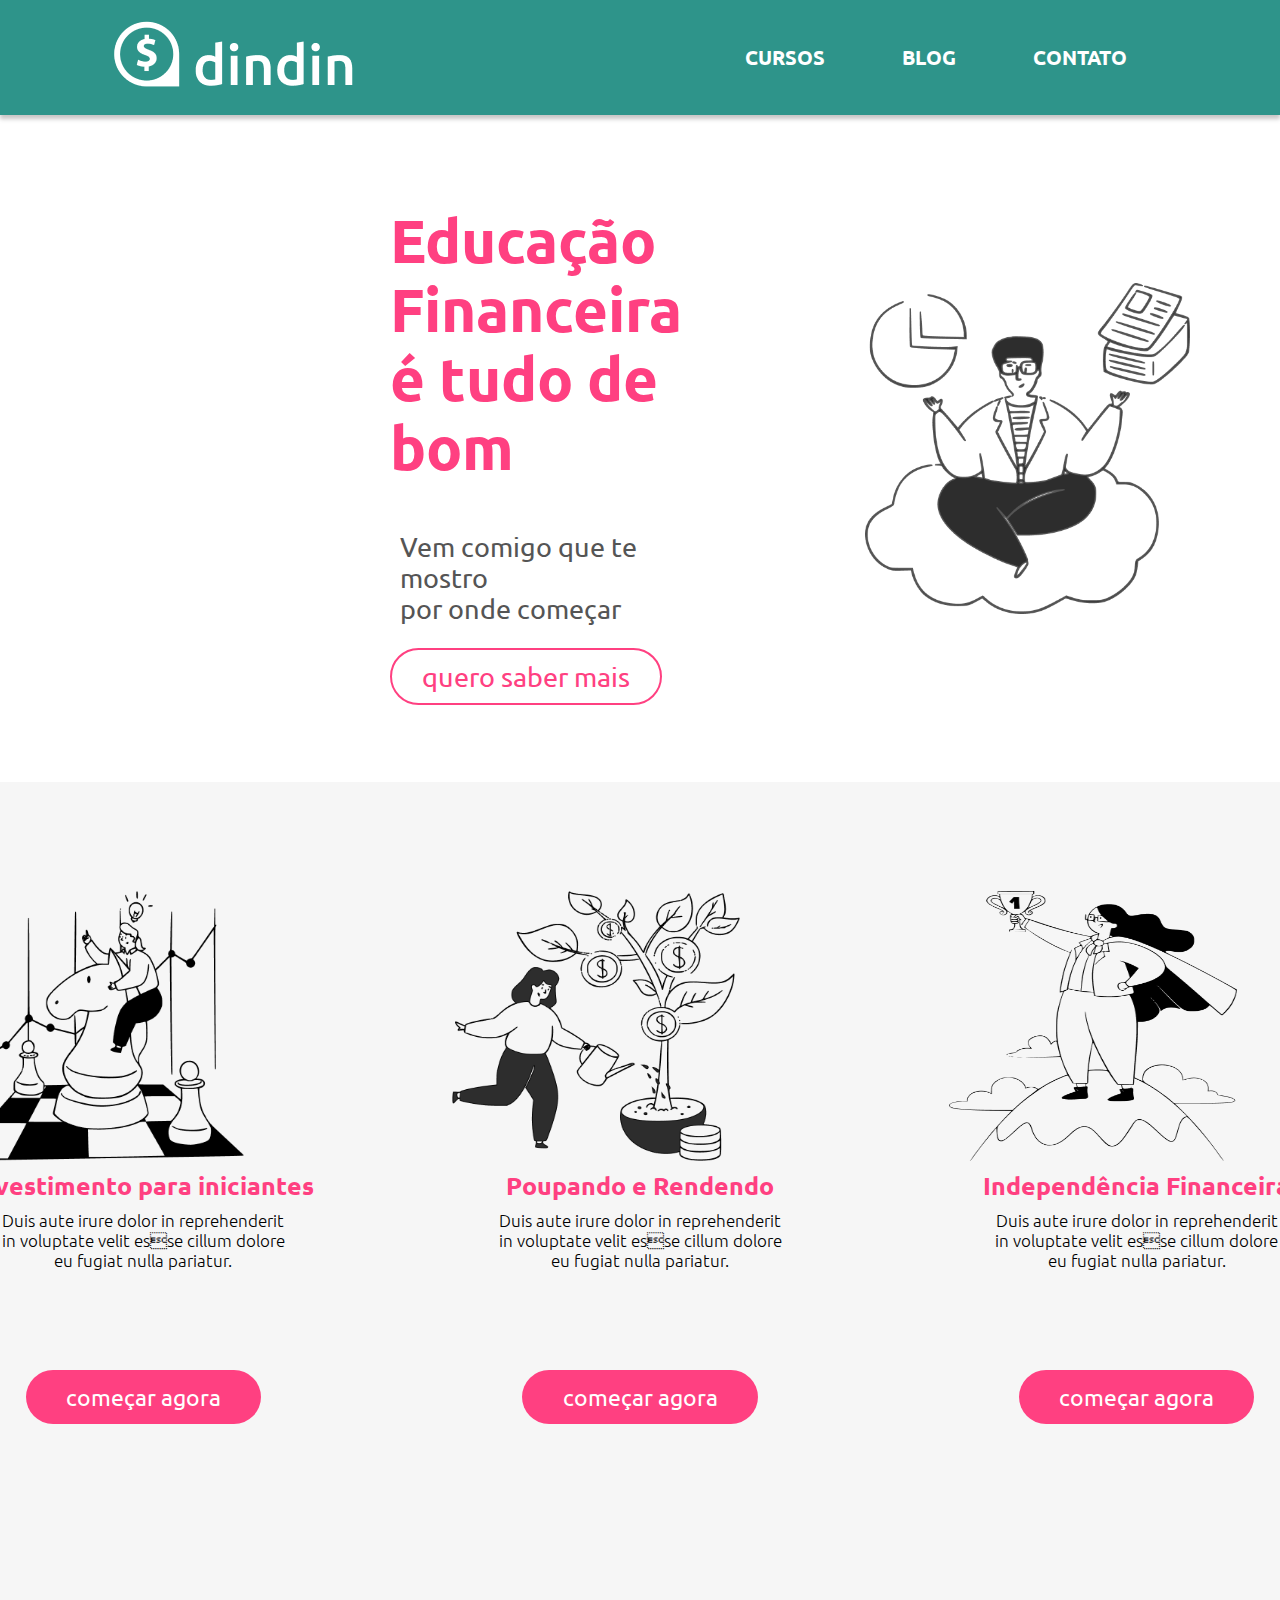
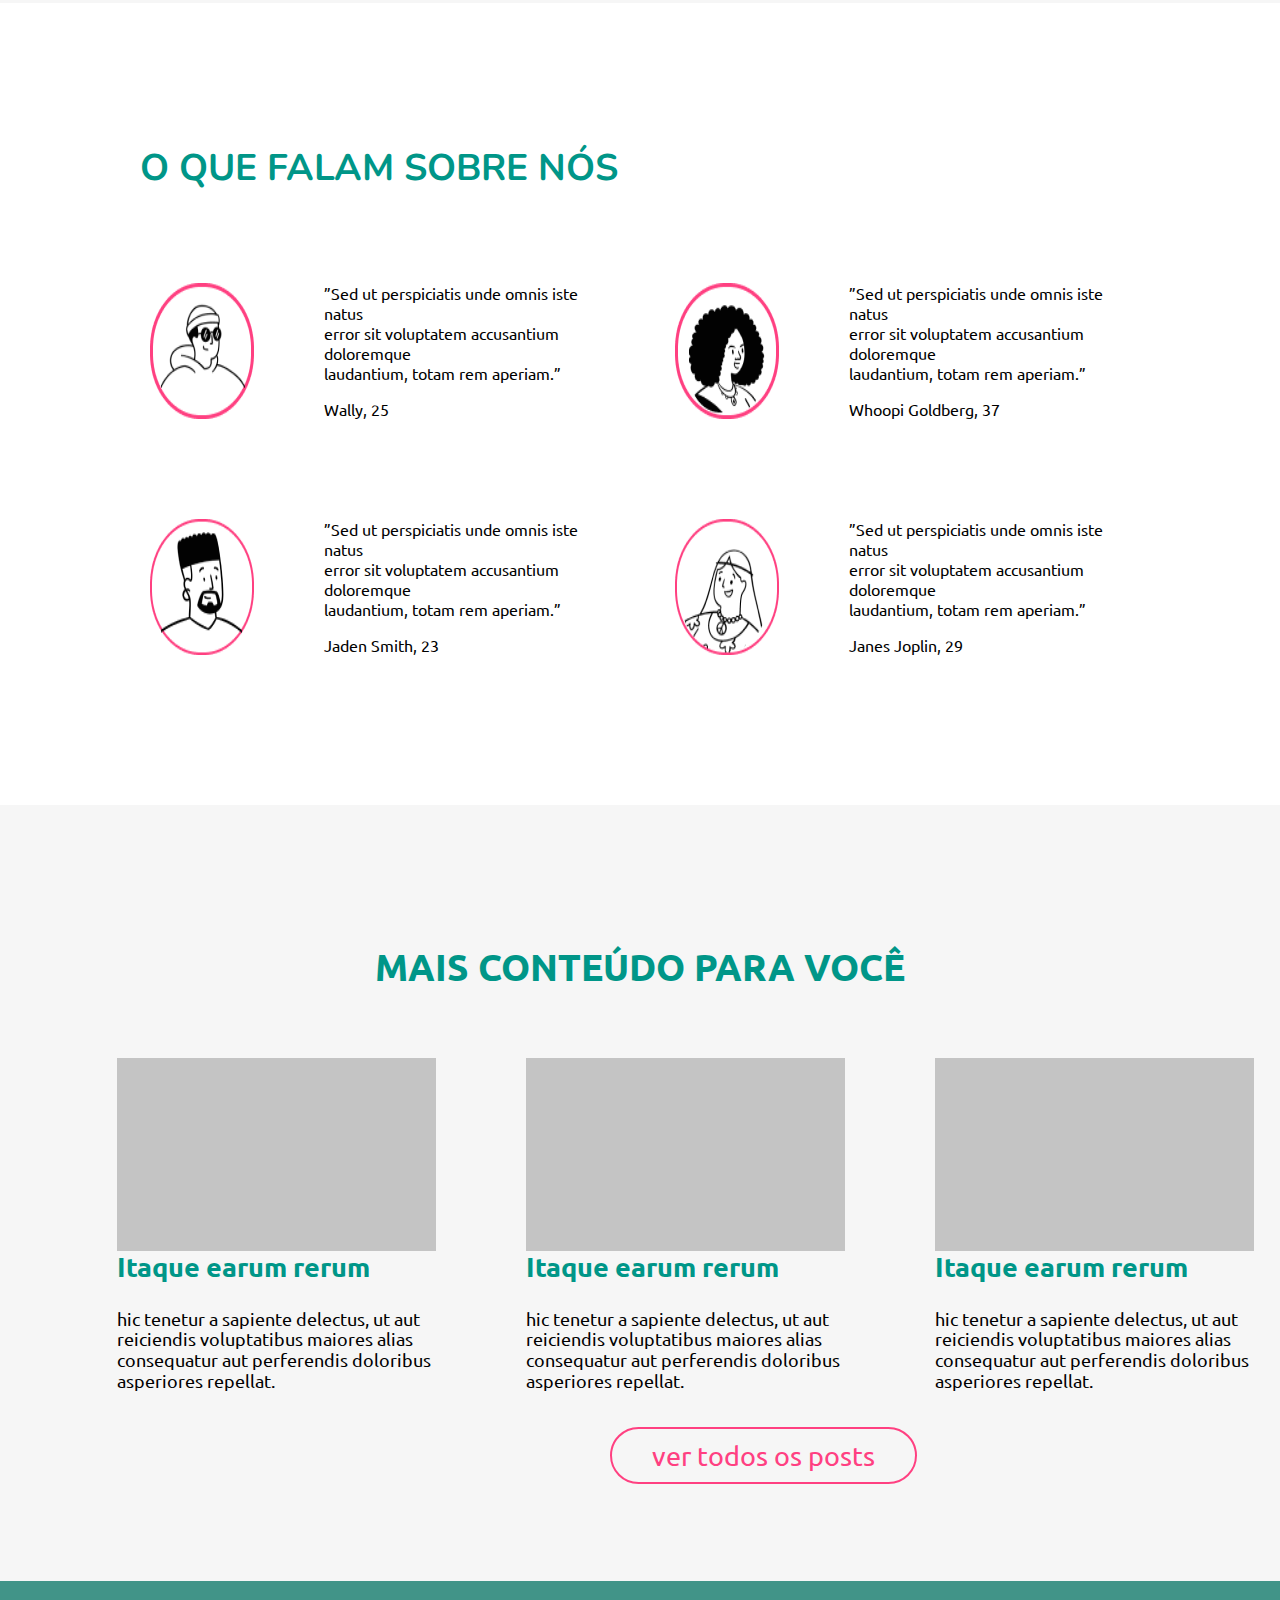
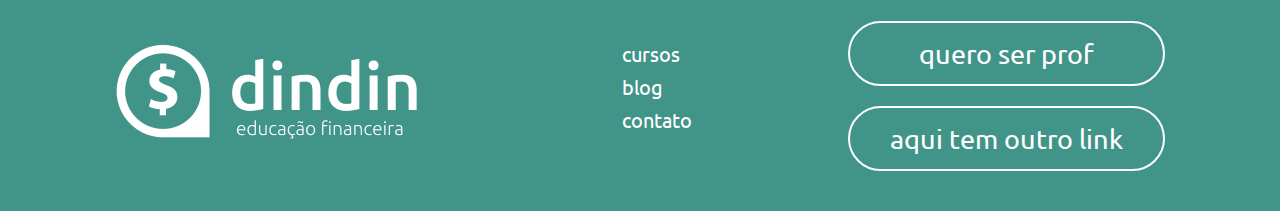
<file: index.html>
<!DOCTYPE html>
<html lang="en">

<head>
  <meta charset="UTF-8">
  <meta http-equiv="X-UA-Compatible" content="IE=edge">
  <meta name="viewport" content="width=device-width, initial-scale=1.0">
  <title>Início - dindin</title>
  <link rel="stylesheet" href="css/index.css">
  <style>
    @import url('https://fonts.googleapis.com/css2?family=Ubuntu:wght@300;400;700&display=swap');
  </style>
  <style>
    @import url('https://fonts.googleapis.com/css2?family=Nunito:wght@300;400;500;700&display=swap');
  </style>
</head>

<body>

  <header>
    <div class="logo-header">
      <a href="index.html"><img src="img/logo-header.png" alt="logo-dindin" width="244" height="77"></a>
    </div>
    <nav aria-label="menu">
      <ul>
        <li><a href="cursos.html" target="_self">cursos</a> </li>
        <li><a href="blog.html" target="_self">blog</a> </li>
        <li><a href="contato.html" target="_self">contato</a> </li>
      </ul>
    </nav>
  </header>

  <main>
    <section aria-labelledby="introdução">
      <div class="sessao-1">
        <div class="conteudo-1">
          <h1>Educação <br> Financeira <br>
            é tudo de bom</h1>
          <p>Vem comigo que te mostro <br>
            por onde começar</p>
          <span class="botao-1">quero saber mais</span>
        </div>
        <img src="img/ilustra-banner.png" alt="ilustra-banner">
      </div>
    </section>
  </main>
  <section aria-labelledby="tipos de investimento">
    <div class="sessao-2">
      <div class="conteudo-2">
        <img src="img/ilustra-poupando.png" alt="" width="288" height="270">
        <h3 class="subtitulo">Investimento para iniciantes</h3>
        <p class="paragrafo">Duis aute irure dolor in reprehenderit <br> in voluptate velit esse cillum dolore <br> eu fugiat nulla pariatur.</p>
        <span class="botao-2">começar agora</span>
      </div>
      <div class="conteudo-2">
        <img src="img/ilustra-investimento.png" alt="" width="288" height="270">
        <h3>Poupando e Rendendo</h3>
        <p>Duis aute irure dolor in reprehenderit <br> in voluptate velit esse cillum dolore <br> eu fugiat nulla pariatur.</p>
        <span class="botao-2">começar agora</span>
      </div>

      <div class="conteudo-2">
        <img src="img/ilustra-independencia.png" alt="" width="288" height="270">
        <h3>Independência Financeira</h3>
        <p>Duis aute irure dolor in reprehenderit <br> in voluptate velit esse cillum dolore <br> eu fugiat nulla pariatur.</p>
        <span class="botao-2">começar agora</span>
      </div>
    </div>
  </section>

  <section>
    <div class="sessao-3">
      <span class="titulo-1">O QUE FALAM SOBRE NÓS</span>
      <div class="conteudo-3">
        <img src="img/icon-wally.png" alt="wally, 25 anos">
        <div class="texto-1">
          <p>”Sed ut perspiciatis unde omnis iste natus <br> error sit voluptatem accusantium doloremque <br> laudantium, totam rem aperiam.”</p>
          <span class="nome-idade">Wally, 25</span>
        </div>
        <img src="img/icon-whoopi.png" alt="whoopi, 37 anos">
        <div class="texto-1">
          <p>”Sed ut perspiciatis unde omnis iste natus <br> error sit voluptatem accusantium doloremque <br> laudantium, totam rem aperiam.”</p>
          <span class="nome-idade">Whoopi Goldberg, 37</span>
        </div>
      </div>
      <div class="conteudo-3">
        <img src="img/icon-jaden.png" alt="jaden, 23 anos">
        <div class="texto-1">
          <p>”Sed ut perspiciatis unde omnis iste natus <br> error sit voluptatem accusantium doloremque <br> laudantium, totam rem aperiam.”</p>
          <span class="nome-idade">Jaden Smith, 23</span>
        </div>
        <img src="img/icon-jane.png" alt="jane, 29 anos">
        <div class="texto-1">
          <p>”Sed ut perspiciatis unde omnis iste natus <br> error sit voluptatem accusantium doloremque <br> laudantium, totam rem aperiam.”</p>
          <span class="nome-idade">Janes Joplin, 29</span>
        </div>
      </div>
  </section>

  <section>
    <div class="sessao-4">
      <span class="titulo-2">MAIS CONTEÚDO PARA VOCÊ</span>
      <div class="conteudo-4">

        <div class="bloco">

          <div class="retangulo"></div>
          <h3>Itaque earum rerum </h3>
          <p>hic tenetur a sapiente delectus, ut aut <br> reiciendis voluptatibus maiores alias <br>
            consequatur aut perferendis doloribus <br> asperiores repellat.</p>
        </div>
        <div class="bloco">
          <div class="retangulo"></div>
          <h3>Itaque earum rerum </h3>
          <p>hic tenetur a sapiente delectus, ut aut <br> reiciendis voluptatibus maiores alias <br>
            consequatur aut perferendis doloribus <br> asperiores repellat.</p>
        </div>
        <div class="bloco">
          <div class="retangulo"></div>
          <h3>Itaque earum rerum </h3>
          <p>hic tenetur a sapiente delectus, ut aut <br> reiciendis voluptatibus maiores alias <br>
            consequatur aut perferendis doloribus <br> asperiores repellat.</p>
        </div>
      </div>
      <a href="post.html"><span class="botao-3">ver todos os posts</span></a>
    </div>
   
</section>
  


  <footer class="rodape">
    <div class="logo-footer">
      <img src="img/logo-footer.png" alt="rodapé">
    </div>
    <div>
      <ul>
        <a href="cursos.html">
          <li>cursos</li>
        </a>
        <a href="blog.html">
          <li>blog</li>
        </a>
        <a href="contato.html">
          <li>contato</li>
        </a>
      </ul>
    </div>
    <div class="bloco-1">
      <span class="botao-4">quero ser prof</span>
      <span class="botao-4">aqui tem outro link</span>
    </div>
  </footer>
</body>

</html>
</file>
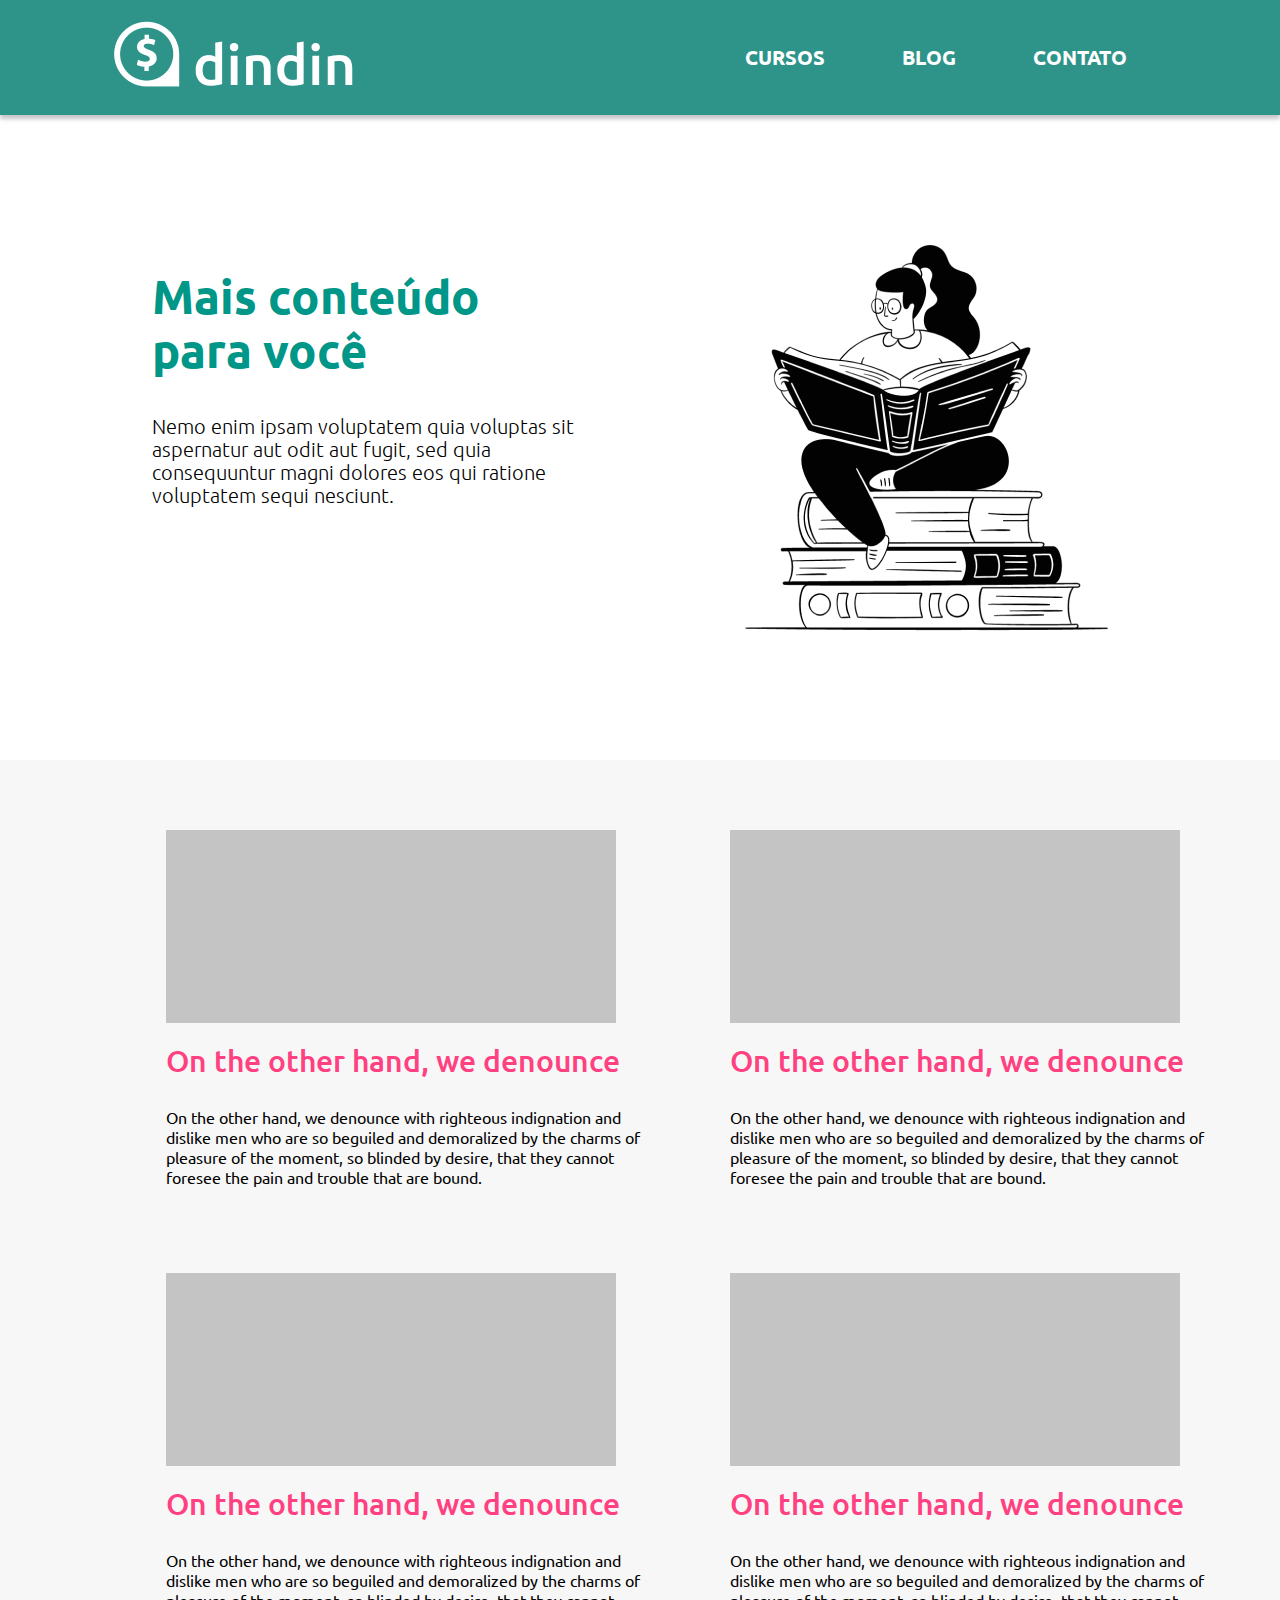
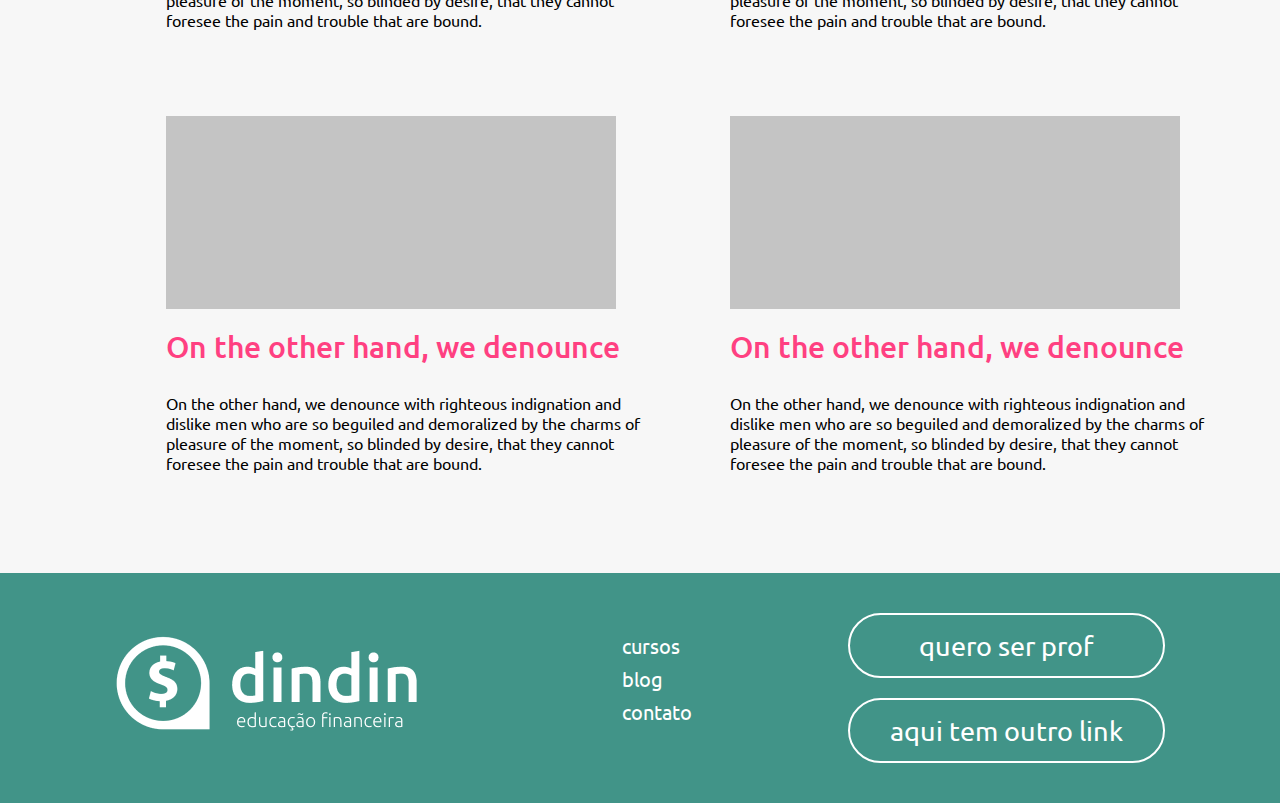
<file: blog.html>
<!DOCTYPE html>
<html lang="en">

<head>
  <meta charset="UTF-8">
  <meta http-equiv="X-UA-Compatible" content="IE=edge">
  <meta name="viewport" content="width=device-width, initial-scale=1.0">
  <title>Blog - dindin</title>
  <link rel="stylesheet" href="css/index.css">
  <link rel="stylesheet" href="css/blog.css">
  <style>
    @import url('https://fonts.googleapis.com/css2?family=Ubuntu:wght@300;400;700&display=swap');
  </style>
</head>

<body>
  <header>
    <div class="logo-header">
      <a href="index.html"><img src="img/logo-header.png" alt="logo-dindin" width="244" height="77"></a>
    </div>
    <nav aria-label="menu">
      <ul>
        <li><a href="cursos.html" target="_self">cursos</a> </li>
        <li><a href="blog.html" target="_self">blog</a> </li>
        <li><a href="contato.html" target="_self">contato</a> </li>
      </ul>
    </nav>
  </header>

  <main>
    <section>
      <div class="conteudo-7">
        <div>
          <h2 class="subtitulo">Mais conteúdo <br>para você</h2>
          <p class="paragrafo">Nemo enim ipsam voluptatem quia voluptas sit <br>aspernatur aut odit aut fugit, sed quia <br>consequuntur magni dolores eos qui ratione<br> voluptatem sequi nesciunt. </p>
        </div>
        <img src="img/ilustra-blog.png" alt="mais conteúdo">
      </div>
    </section>
  </main>

  <section>
    <div class="conteudo-9">
      <div class="bloco">
        <div class="retangulo"></div>
        <h3>On the other hand, we denounce </h3>
        <p>On the other hand, we denounce with righteous indignation and <br> dislike men who are so beguiled and demoralized by the charms of <br>pleasure of the moment, so blinded by desire, that they cannot <br>foresee the pain and trouble that are bound.</p>
      </div>
      <div class="bloco">
        <div class="retangulo"></div>
        <h3>On the other hand, we denounce </h3>
        <p>On the other hand, we denounce with righteous indignation and <br> dislike men who are so beguiled and demoralized by the charms of <br>pleasure of the moment, so blinded by desire, that they cannot <br>foresee the pain and trouble that are bound.</p>
      </div>
    </div>
  </section>
  <section>
    <div class="conteudo-9">
      <div class="bloco">
        <div class="retangulo"></div>
        <h3>On the other hand, we denounce </h3>
        <p>On the other hand, we denounce with righteous indignation and <br> dislike men who are so beguiled and demoralized by the charms of <br>pleasure of the moment, so blinded by desire, that they cannot <br>foresee the pain and trouble that are bound.</p>
      </div>
      <div class="bloco">
        <div class="retangulo"></div>
        <h3>On the other hand, we denounce </h3>
        <p>On the other hand, we denounce with righteous indignation and <br> dislike men who are so beguiled and demoralized by the charms of <br>pleasure of the moment, so blinded by desire, that they cannot <br>foresee the pain and trouble that are bound.</p>
      </div>
    </div>
  </section>
  <section>
    <div class="conteudo-9">
      <div class="bloco">
        <div class="retangulo"></div>
        <h3>On the other hand, we denounce </h3>
        <p class="paragrafo">On the other hand, we denounce with righteous indignation and <br> dislike men who are so beguiled and demoralized by the charms of <br>pleasure of the moment, so blinded by desire, that they cannot <br>foresee the pain and trouble that are bound.</p>
      </div>
      <div class="bloco">
        <div class="retangulo"></div>
        <h3>On the other hand, we denounce </h3>
        <p class="paragrafo">On the other hand, we denounce with righteous indignation and <br> dislike men who are so beguiled and demoralized by the charms of <br>pleasure of the moment, so blinded by desire, that they cannot <br>foresee the pain and trouble that are bound.</p>
      </div>
    </div>
  </section>
  <footer class="rodape">
    <div class="logo-footer">
      <img src="img/logo-footer.png" alt="rodapé">
    </div>
    <div>
      <ul>
        <a href="cursos.html">
          <li>cursos</li>
        </a>
        <a href="blog.html">
          <li>blog</li>
        </a>
        <a href="contato.html">
          <li>contato</li>
        </a>
      </ul>
    </div>
    <div class="bloco-1">
      <span class="botao-4">quero ser prof</span>
      <span class="botao-4">aqui tem outro link</span>
    </div>
  </footer>
</body>
</file>
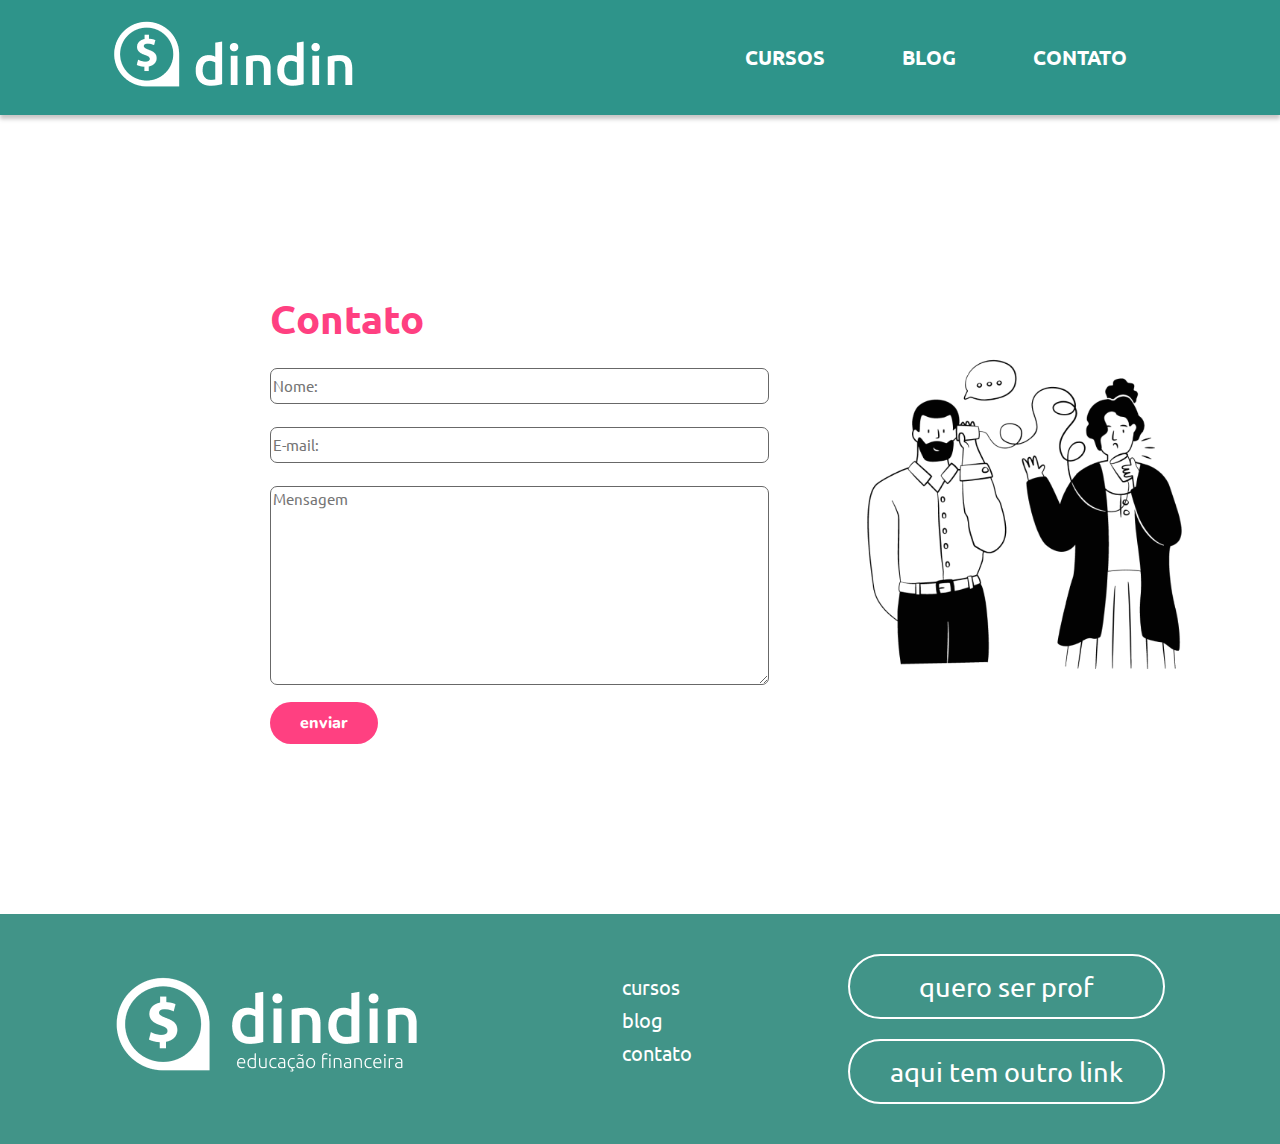
<file: contato.html>
<!DOCTYPE html>
<html lang="en">

<head>
  <meta charset="UTF-8">
  <meta http-equiv="X-UA-Compatible" content="IE=edge">
  <meta name="viewport" content="width=device-width, initial-scale=1.0, initial-scale=1,maximum-scale=1,minimum-scale=1">

  <title>Contato - dindin</title>
  <link rel="stylesheet" href="css/index.css">
  <link rel="stylesheet" href="css/contato.css">
  <style>
    @import url('https://fonts.googleapis.com/css2?family=Ubuntu:wght@300;400;700&display=swap');
  </style>
  <style>
    @import url('https://fonts.googleapis.com/css2?family=Nunito:wght@300;400;500;700&display=swap');
  </style>
</head>

<body>
  <header>
    <div class="logo-header">
      <a href="index.html"><img src="img/logo-header.png" alt="logo-dindin" width="244" height="77"></a>
    </div>
    <nav aria-label="menu">
      <ul>
        <li><a href="cursos.html">cursos</a> </li>
        <li><a href="blog.html">blog</a> </li>
        <li><a href="contato.html">contato</a> </li>
      </ul>
    </nav>
  </header>

  <main>
    <div class="formulario">
      <div class="forms-inside">
        <h1>Contato</h1>
        <div>
          <label for="nome"></label>
          <input id="nome" type="text" placeholder="Nome:">
        </div>

        <div>
          <label for="email"></label>
          <input id="email" type="text" placeholder="E-mail:">
        </div>

        <div>
          <label for="mensagem"></label>
          <textarea id="mensagem" name="mensagem" type="text" rows="20" placeholder="Mensagem"></textarea>
        </div>
        <span class="botao-6">enviar</span>
      </div>
      <img src="img/ilustra-contato.png" alt="img-contato">
    </div>

  </main>
    <footer class="rodape">
      <div class="logo-footer">
        <a href="index.html"><img src="img/logo-footer.png" alt="rodapé"></a>
      </div>
      <div>
        <ul>
          <a href="cursos.html">
            <li>cursos</li>
          </a>
          <a href="blog.html">
            <li>blog</li>
          </a>
          <a href="contato.html">
            <li>contato</li>
          </a>
        </ul>
      </div>
      <div class="bloco-1">
        <span class="botao-4">quero ser prof</span>
        <span class="botao-4">aqui tem outro link</span>
      </div>
    </footer>
  
</body>
</file>
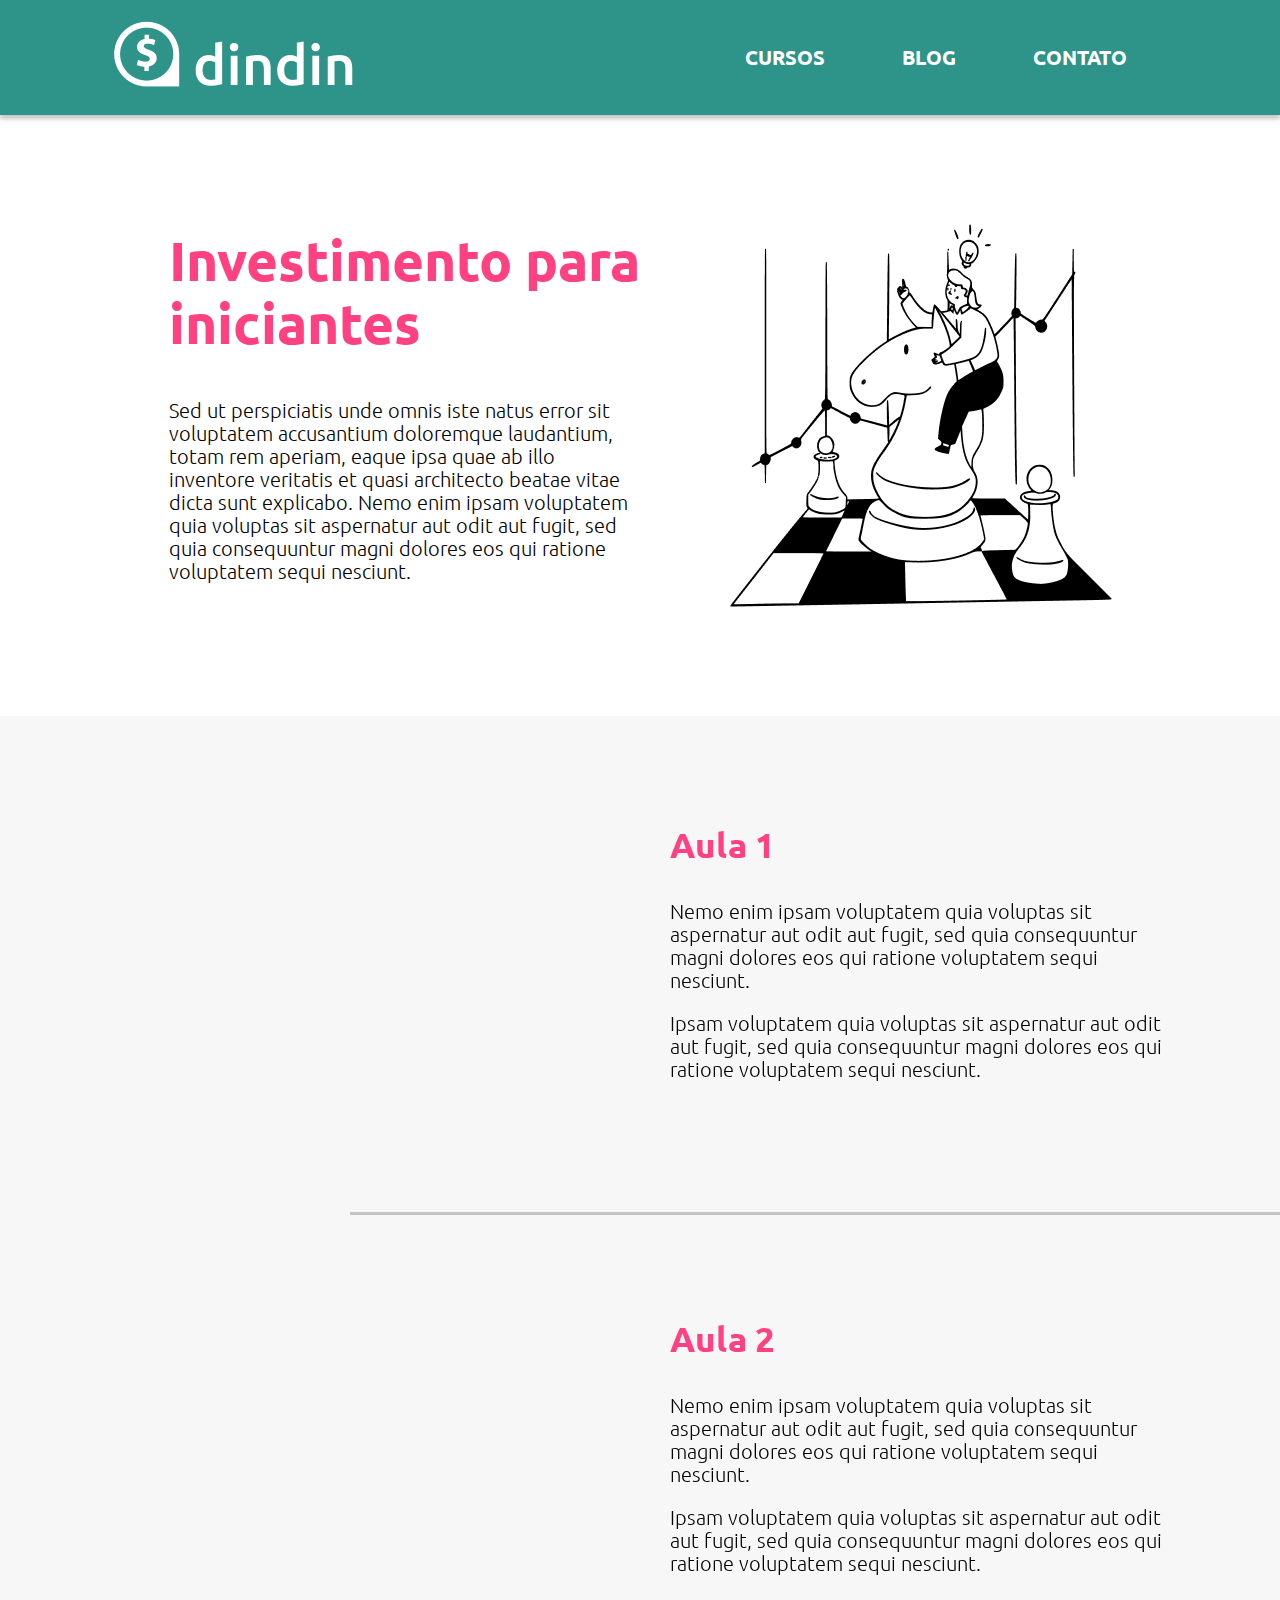
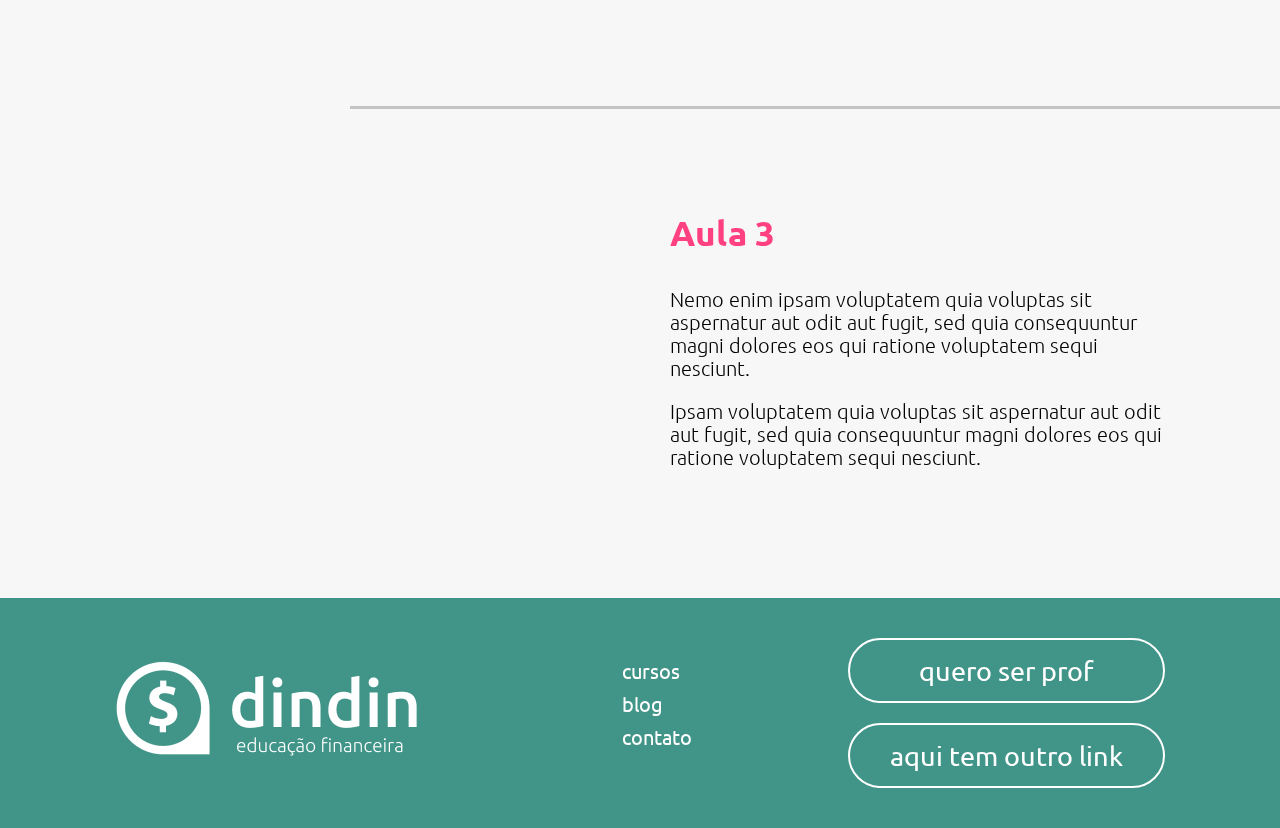
<file: curso.html>
<!DOCTYPE html>
<html lang="en">

<head>
  <meta charset="UTF-8">
  <meta http-equiv="X-UA-Compatible" content="IE=edge">
  <meta name="viewport" content="width=device-width, initial-scale=1.0">
  <title>Curso - dindin</title>
  <link rel="stylesheet" href="css/index.css">
  <link rel="stylesheet" href="css/curso.css">
  <style>
    @import url('https://fonts.googleapis.com/css2?family=Ubuntu:wght@300;400;700&display=swap');
  </style>
  <style>
    @import url('https://fonts.googleapis.com/css2?family=Nunito:wght@300;400;500;700&display=swap');
  </style>
</head>

<body>
  <header>
    <div class="logo-header">
      <a href="index.html"><img src="img/logo-header.png" alt="logo-dindin" width="244" height="77"></a>
    </div>
    <nav aria-label="menu">
      <ul>
        <li><a href="cursos.html" target="_self">cursos</a> </li>
        <li><a href="blog.html" target="_self">blog</a> </li>
        <li><a href="contato.html" target="_self">contato</a> </li>
      </ul>
    </nav>
  </header>

  <main>
    <section>
      <div class="conteudo-7">
        <div>
          <h2 class="subtitulo">Investimento para <br> iniciantes</h2>
          <p class="paragrafo">Sed ut perspiciatis unde omnis iste natus error sit <br> voluptatem accusantium doloremque laudantium, <br>totam rem aperiam, eaque ipsa quae ab illo <br>inventore veritatis et quasi architecto beatae vitae <br>dicta sunt explicabo. Nemo enim ipsam voluptatem <br>quia voluptas sit aspernatur aut odit aut fugit, sed <br>quia consequuntur magni dolores eos qui ratione <br>voluptatem sequi nesciunt. </p>
        </div>
        <img src="img/ilustra-poupando.png" alt="investimento">
      </div>
    </section>
  </main>

  <section>
    <div class=conteudo-8>
      <iframe width="462" height="261" src="https://www.youtube.com/embed/aGGYFxLdFMw" title="YouTube video player" frameborder="0" allow="accelerometer; autoplay; clipboard-write; encrypted-media; gyroscope; picture-in-picture" allowfullscreen></iframe>
      <div>
        <h3>Aula 1</h3>
        <p>Nemo enim ipsam voluptatem quia voluptas sit <br> aspernatur aut odit aut fugit, sed quia consequuntur <br>magni dolores eos qui ratione voluptatem sequi <br>nesciunt. </p>
        <p>Ipsam voluptatem quia voluptas sit aspernatur aut odit<br> aut fugit, sed quia consequuntur magni dolores eos qui<br> ratione voluptatem sequi nesciunt. </p>
      </div>
      <div class="linha-2"></div>
    </div>

    <div class=conteudo-8>
      <iframe width="462" height="261" src="https://www.youtube.com/embed/t0RzA9-9RX0" title="YouTube video player" frameborder="0" allow="accelerometer; autoplay; clipboard-write; encrypted-media; gyroscope; picture-in-picture" allowfullscreen></iframe>
      <div>
        <h3>Aula 2</h3>
        <p>Nemo enim ipsam voluptatem quia voluptas sit <br> aspernatur aut odit aut fugit, sed quia consequuntur <br>magni dolores eos qui ratione voluptatem sequi <br>nesciunt. </p>
        <p>Ipsam voluptatem quia voluptas sit aspernatur aut odit<br> aut fugit, sed quia consequuntur magni dolores eos qui<br> ratione voluptatem sequi nesciunt. </p>
      </div>
      <div class="linha-2"></div>
    </div>

    <div class=conteudo-8>
      <iframe width="462" height="261" src="https://www.youtube.com/embed/H-UyKqs2qBU" title="YouTube video player" frameborder="0" allow="accelerometer; autoplay; clipboard-write; encrypted-media; gyroscope; picture-in-picture" allowfullscreen></iframe>
      <div>
        <h3>Aula 3</h3>
        <p>Nemo enim ipsam voluptatem quia voluptas sit <br> aspernatur aut odit aut fugit, sed quia consequuntur <br>magni dolores eos qui ratione voluptatem sequi <br>nesciunt. </p>
        <p>Ipsam voluptatem quia voluptas sit aspernatur aut odit<br> aut fugit, sed quia consequuntur magni dolores eos qui<br> ratione voluptatem sequi nesciunt. </p>
      </div>
    </div>
  </section>

  <footer class="rodape">
    <div class="logo-footer">
      <img src="img/logo-footer.png" alt="rodapé">
    </div>
    <div>
      <ul>
        <a href="cursos.html">
          <li>cursos</li>
        </a>
        <a href="blog.html">
          <li>blog</li>
        </a>
        <a href="contato.html">
          <li>contato</li>
        </a>
      </ul>
    </div>
    <div class="bloco-1">
      <span class="botao-4">quero ser prof</span>
      <span class="botao-4">aqui tem outro link</span>
    </div>
  </footer>
</body>
</file>
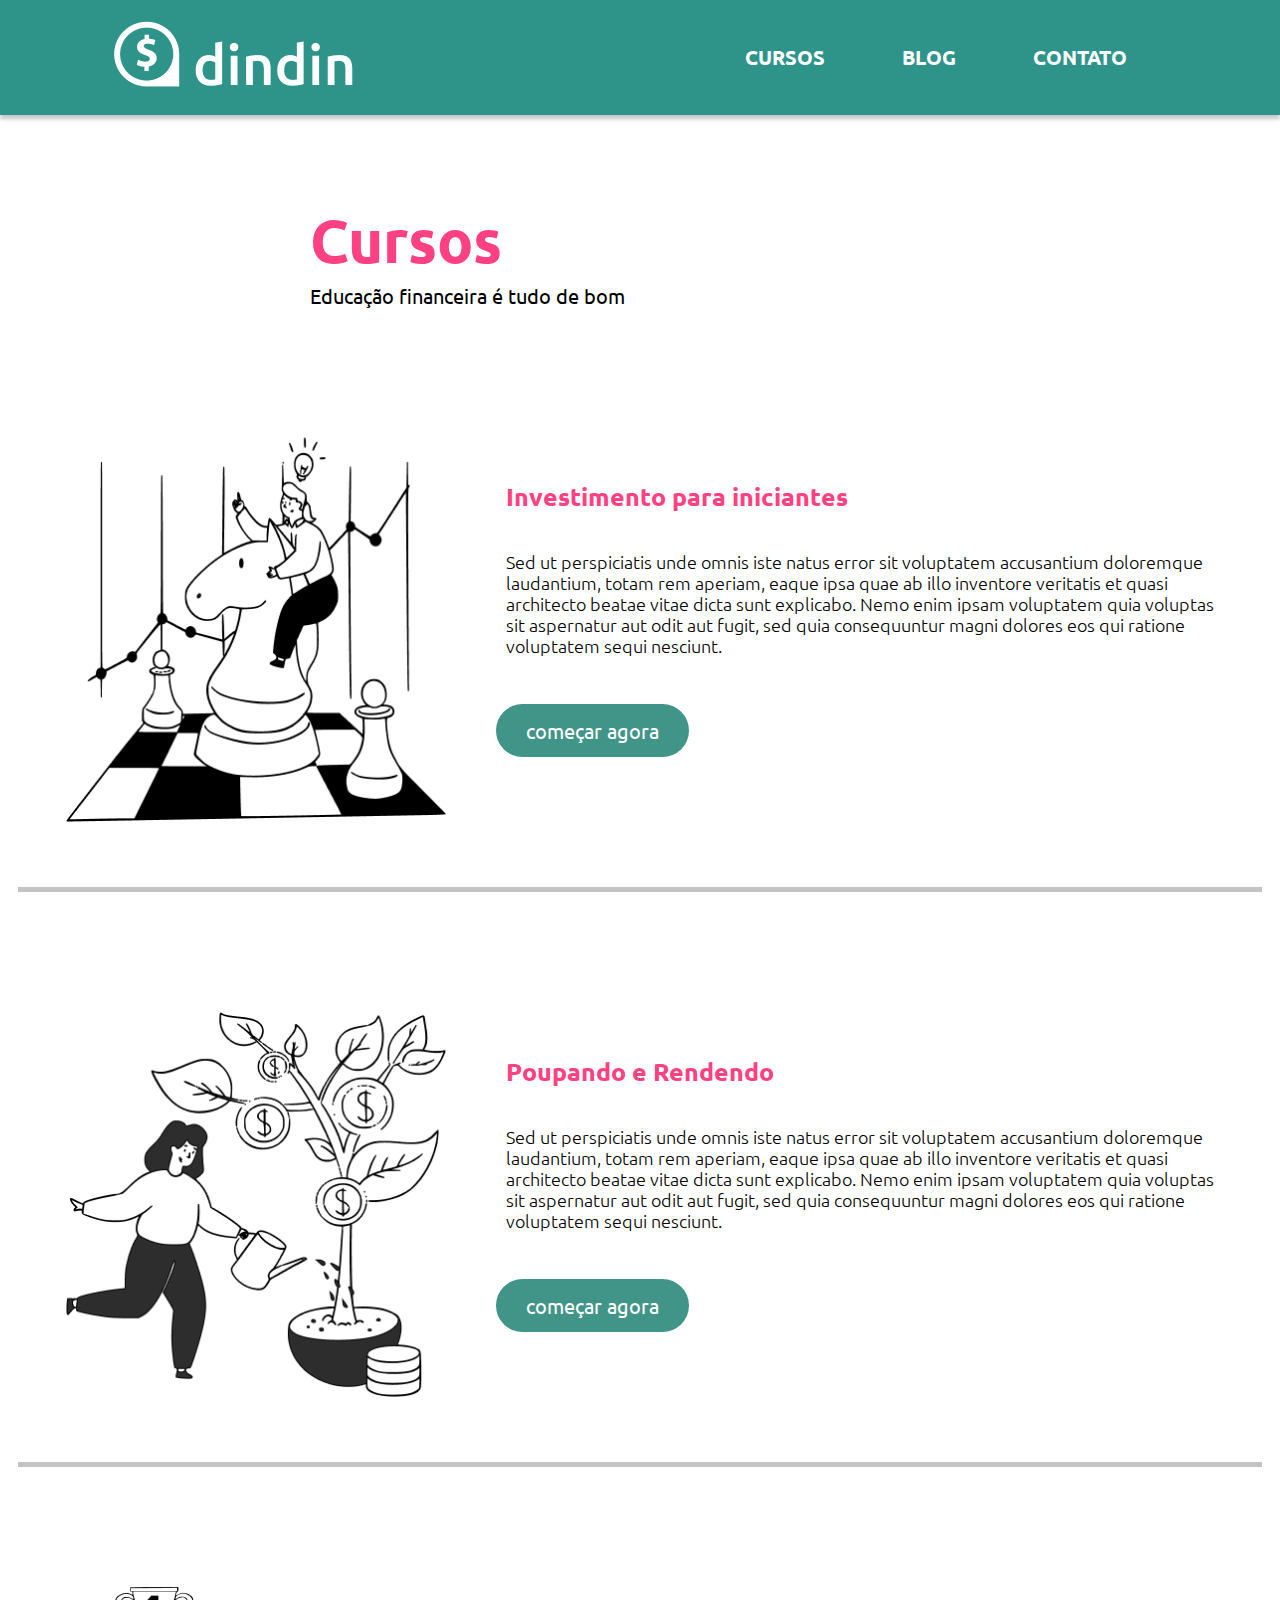
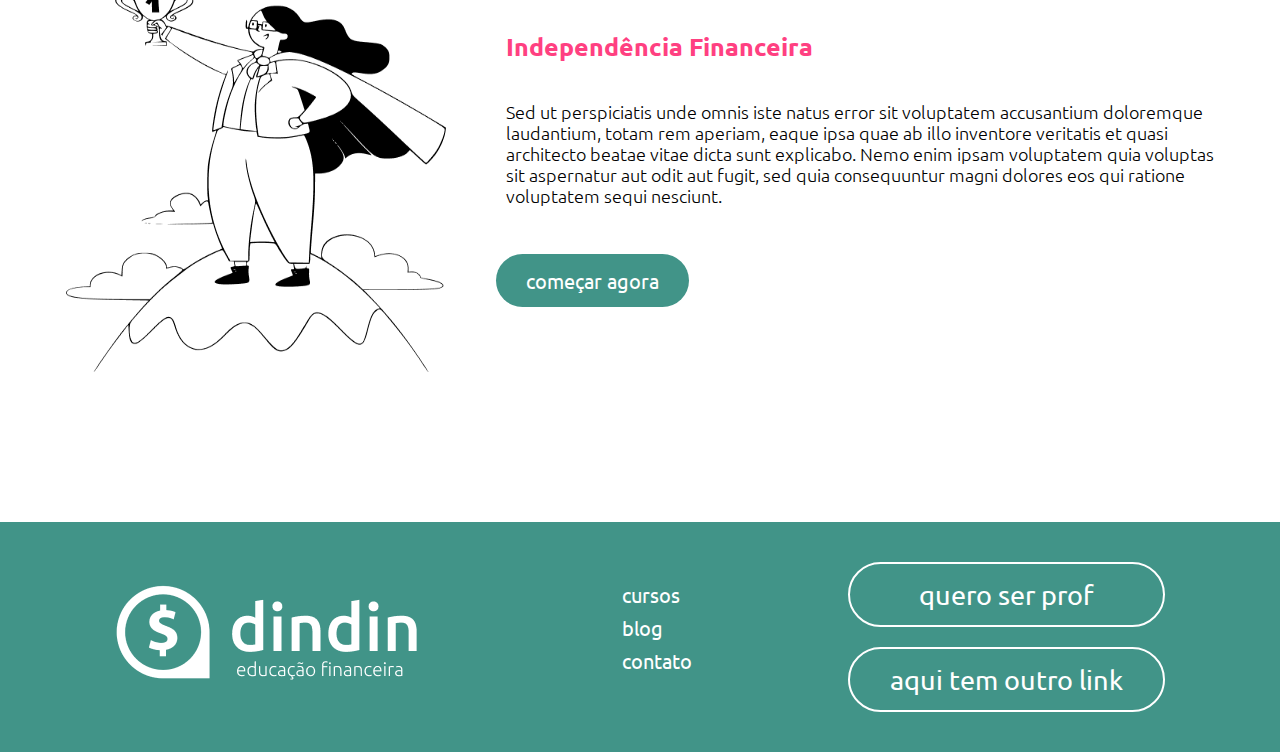
<file: cursos.html>
<!DOCTYPE html>
<html lang="en">

<head>
  <meta charset="UTF-8">
  <meta http-equiv="X-UA-Compatible" content="IE=edge">
  <meta name="viewport" content="width=device-width, initial-scale=1.0">
  <title>Cursos - dindin</title>
  <link rel="stylesheet" href="css/index.css">
  <link rel="stylesheet" href="css/cursos.css">
  <style>
    @import url('https://fonts.googleapis.com/css2?family=Ubuntu:wght@300;400;700&display=swap');
  </style>
  <style>
    @import url('https://fonts.googleapis.com/css2?family=Nunito:wght@300;400;500;700&display=swap');
  </style>
</head>

<body>
  <header>
    <div class="logo-header">
      <a href="index.html"><img src="img/logo-header.png" alt="logo-dindin" width="244" height="77"></a>
    </div>
    <nav aria-label="menu">
      <ul>
        <li><a href="cursos.html">cursos</a> </li>
        <li><a href="blog.html">blog</a> </li>
        <li><a href="contato.html">contato</a> </li>
      </ul>
    </nav>
  </header>

  <section>
    <div class="titulo-3">
      <h1>Cursos</h1>
      <p>Educação financeira é tudo de bom</p>
    </div>
    <div class="sessao-5">
      <img src="img/ilustra-poupando.png" alt="" width="380" height="385">
      <div class="conteudo-5">
        <h3 class="subtitulo">Investimento para iniciantes</h3>
        <p class="paragrafo">Sed ut perspiciatis unde omnis iste natus error sit voluptatem accusantium doloremque <br> laudantium, totam rem aperiam, eaque ipsa quae ab illo inventore veritatis et quasi <br> architecto beatae vitae dicta sunt explicabo. Nemo enim ipsam voluptatem quia voluptas <br> sit aspernatur aut odit aut fugit, sed quia consequuntur magni dolores eos qui ratione <br> voluptatem sequi nesciunt. </p>
        <span class="botao-5">começar agora</span>
        <div>
        </div>
      </div>
      <div class="linha"></div>
  </section>

  <section>
    <div class="sessao-5">
      <img src="img/ilustra-investimento.png" alt="" width="380" height="385">
      <div class="conteudo-5">
        <h3 class="subtitulo">Poupando e Rendendo</h3>
        <p class="paragrafo">Sed ut perspiciatis unde omnis iste natus error sit voluptatem accusantium doloremque <br> laudantium, totam rem aperiam, eaque ipsa quae ab illo inventore veritatis et quasi <br> architecto beatae vitae dicta sunt explicabo. Nemo enim ipsam voluptatem quia voluptas <br> sit aspernatur aut odit aut fugit, sed quia consequuntur magni dolores eos qui ratione <br> voluptatem sequi nesciunt. </p>
        <span class="botao-5">começar agora</span>
        <div>
        </div>
      </div>
      <div class="linha"></div>
  </section>

  <section>
    <div class="sessao-5">
      <img src="img/ilustra-independencia.png" alt="" width="380" height="385">
      <div class="conteudo-5">
        <h3 class="subtitulo">Independência Financeira</h3>
        <p class="paragrafo">Sed ut perspiciatis unde omnis iste natus error sit voluptatem accusantium doloremque <br> laudantium, totam rem aperiam, eaque ipsa quae ab illo inventore veritatis et quasi <br> architecto beatae vitae dicta sunt explicabo. Nemo enim ipsam voluptatem quia voluptas <br> sit aspernatur aut odit aut fugit, sed quia consequuntur magni dolores eos qui ratione <br> voluptatem sequi nesciunt. </p>
        <span class="botao-5">começar agora</span>
        <div>
        </div>
      </div>
  </section>

  <footer class="rodape">
    <div class="logo-footer">
      <a href="/index.html"><img src="img/logo-footer.png" alt="rodapé"></a>
    </div>
    <div>
      <ul>
        <a href="/cursos.html">
          <li>cursos</li>
        </a>
        <a href="/blog.html">
          <li>blog</li>
        </a>
        <a href="/contato.html">
          <li>contato</li>
        </a>
      </ul>
    </div>
    <div class="bloco-1">
      <span class="botao-4">quero ser prof</span>
      <span class="botao-4">aqui tem outro link</span>
    </div>
  </footer>
</body>
</file>
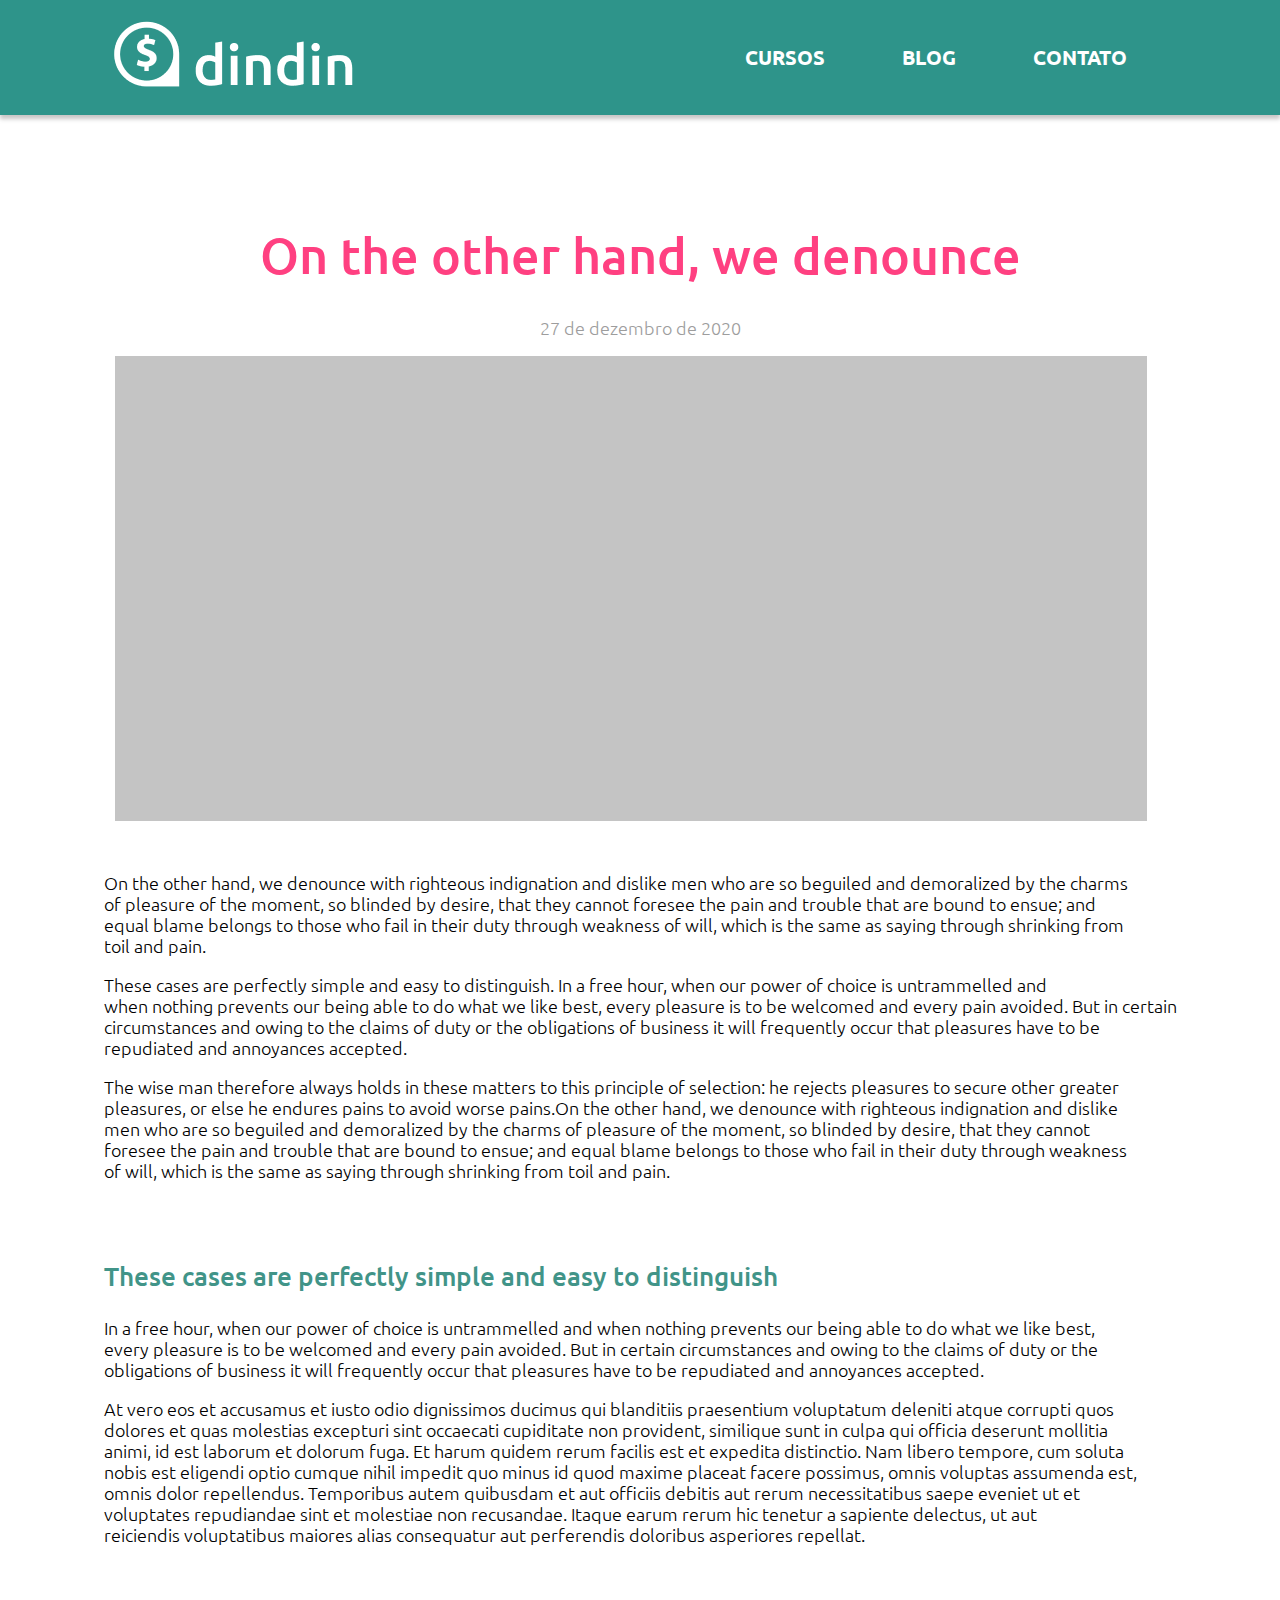
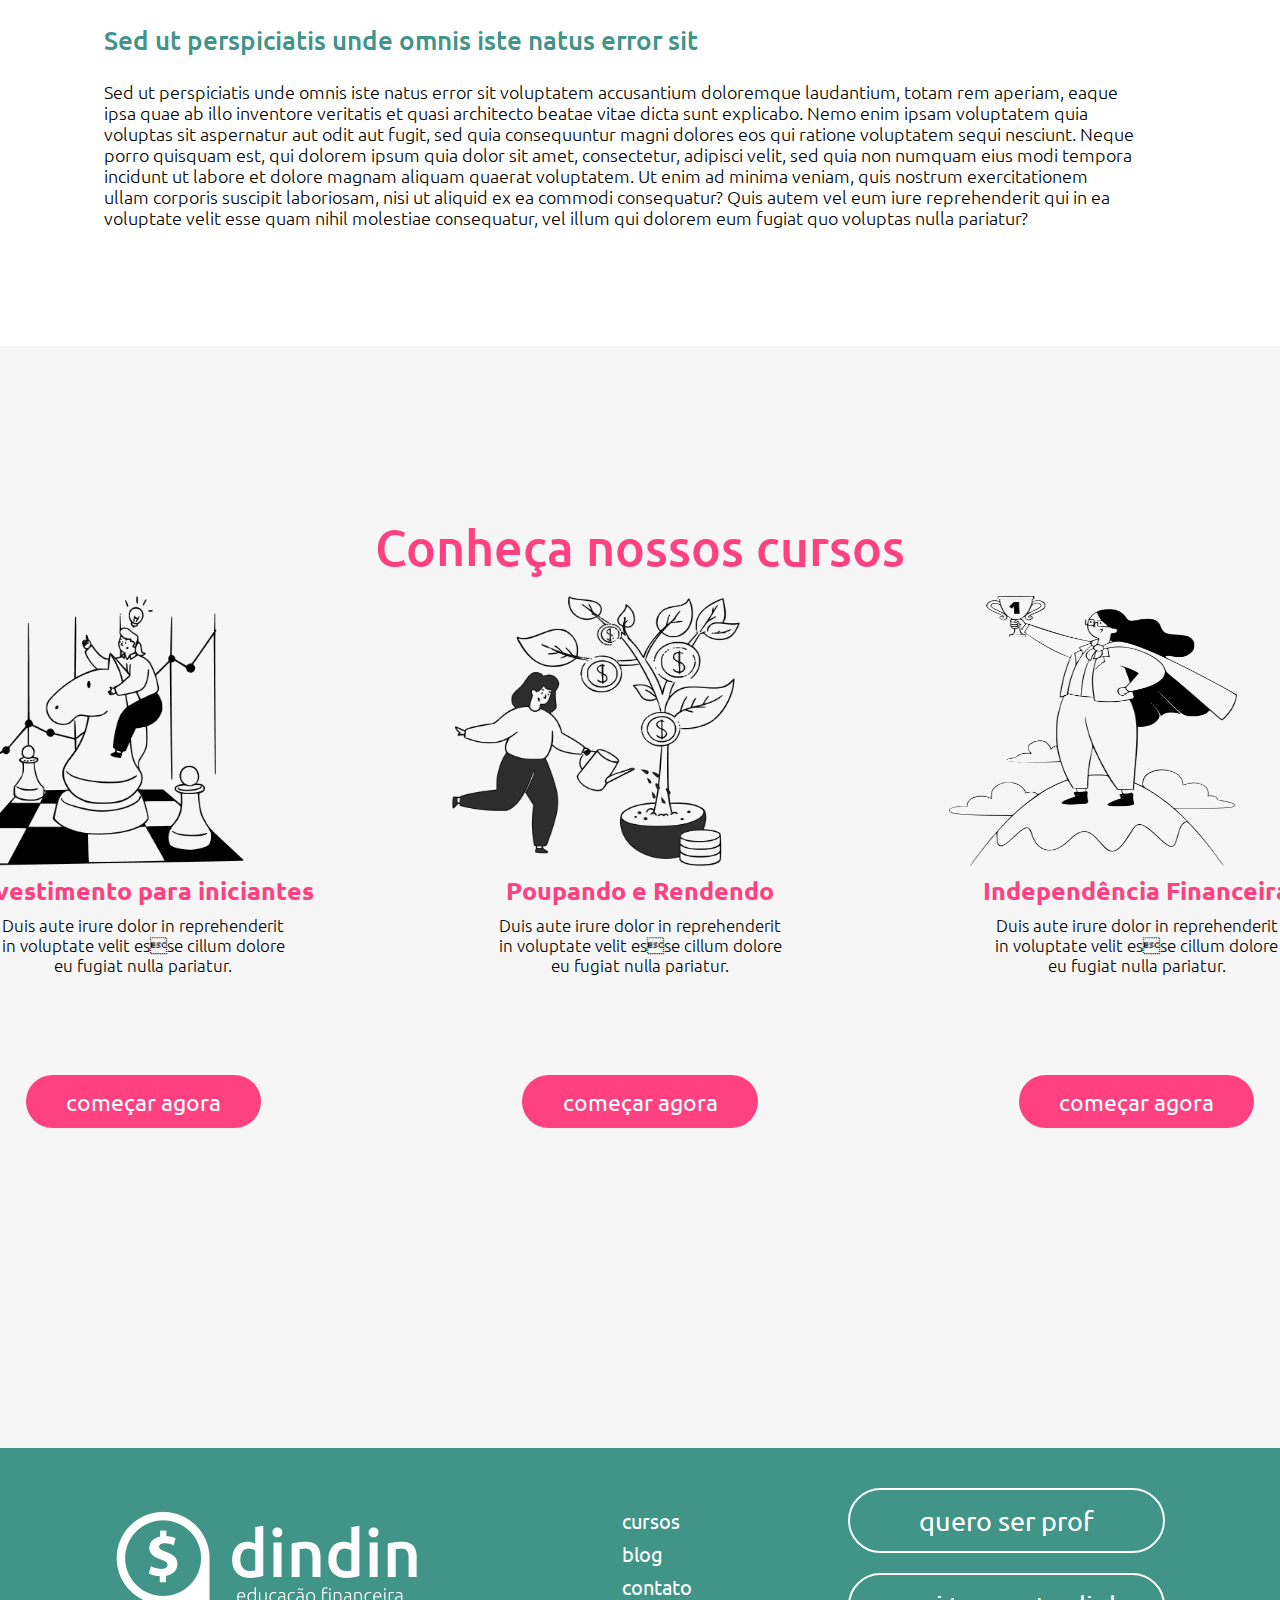
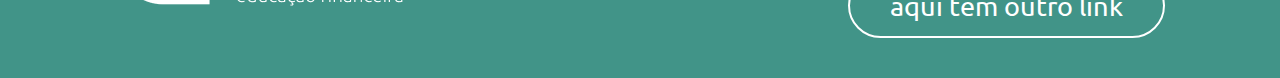
<file: post.html>
<!DOCTYPE html>
<html lang="en">

<head>
  <meta charset="UTF-8">
  <meta http-equiv="X-UA-Compatible" content="IE=edge">
  <meta name="viewport" content="width=device-width, initial-scale=1.0">
  <title>Post - dindin</title>
  <link rel="stylesheet" href="css/index.css">
  <link rel="stylesheet" href="css/post.css">
  <style>
    @import url('https://fonts.googleapis.com/css2?family=Ubuntu:wght@300;400;700&display=swap');
  </style>
  <style>
    @import url('https://fonts.googleapis.com/css2?family=Nunito:wght@300;400;500;700&display=swap');
  </style>
</head>

<body>

  <header>
    <div class="logo-header">
      <a href="index.html"><img src="img/logo-header.png" alt="logo-dindin" width="244" height="77"></a>
    </div>
    <nav aria-label="menu">
      <ul>
        <li><a href="cursos.html" target="_self">cursos</a> </li>
        <li><a href="blog.html" target="_self">blog</a> </li>
        <li><a href="contato.html" target="_self">contato</a> </li>
      </ul>
    </nav>
  </header>

  <main>
    <section>
      <div class="sessao-6">
        <div class=titulo-sub>
          <h1>On the other hand, we denounce</h1>
          <p>27 de dezembro de 2020</p>
          <div class="retangulo-1"></div>
        </div>
        <div class="texto-3">
          <p> On the other hand, we denounce with righteous indignation and dislike men who are so beguiled and demoralized by the charms <br> of pleasure of the moment, so blinded by desire, that they cannot foresee the pain and trouble that are bound to ensue; and <br> equal blame belongs to those who fail in their duty through weakness of will, which is the same as saying through shrinking from <br> toil and pain. </p>
          <p>These cases are perfectly simple and easy to distinguish. In a free hour, when our power of choice is untrammelled and <br> when nothing prevents our being able to do what we like best, every pleasure is to be welcomed and every pain avoided. But in certain <br> circumstances and owing to the claims of duty or the obligations of business it will frequently occur that pleasures have to be <br>repudiated and annoyances accepted.</p>
          <p>The wise man therefore always holds in these matters to this principle of selection: he rejects pleasures to secure other greater <br>pleasures, or else he endures pains to avoid worse pains.On the other hand, we denounce with righteous indignation and dislike <br>men who are so beguiled and demoralized by the charms of pleasure of the moment, so blinded by desire, that they cannot <br>foresee the pain and trouble that are bound to ensue; and equal blame belongs to those who fail in their duty through weakness <br>of will, which is the same as saying through shrinking from toil and pain. </p>
          <h3>These cases are perfectly simple and easy to distinguish</h3>
          <p>In a free hour, when our power of choice is untrammelled and when nothing prevents our being able to do what we like best,<br> every pleasure is to be welcomed and every pain avoided. But in certain circumstances and owing to the claims of duty or the <br>obligations of business it will frequently occur that pleasures have to be repudiated and annoyances accepted.</p>
          <p>At vero eos et accusamus et iusto odio dignissimos ducimus qui blanditiis praesentium voluptatum deleniti atque corrupti quos<br> dolores et quas molestias excepturi sint occaecati cupiditate non provident, similique sunt in culpa qui officia deserunt mollitia <br>animi, id est laborum et dolorum fuga. Et harum quidem rerum facilis est et expedita distinctio. Nam libero tempore, cum soluta <br>nobis est eligendi optio cumque nihil impedit quo minus id quod maxime placeat facere possimus, omnis voluptas assumenda est,<br> omnis dolor repellendus. Temporibus autem quibusdam et aut officiis debitis aut rerum necessitatibus saepe eveniet ut et <br>voluptates repudiandae sint et molestiae non recusandae. Itaque earum rerum hic tenetur a sapiente delectus, ut aut <br>reiciendis voluptatibus maiores alias consequatur aut perferendis doloribus asperiores repellat.</p>
          <h3>Sed ut perspiciatis unde omnis iste natus error sit</h3>
          <p> Sed ut perspiciatis unde omnis iste natus error sit voluptatem accusantium doloremque laudantium, totam rem aperiam, eaque <br>ipsa quae ab illo inventore veritatis et quasi architecto beatae vitae dicta sunt explicabo. Nemo enim ipsam voluptatem quia <br>voluptas sit aspernatur aut odit aut fugit, sed quia consequuntur magni dolores eos qui ratione voluptatem sequi nesciunt. Neque<br> porro quisquam est, qui dolorem ipsum quia dolor sit amet, consectetur, adipisci velit, sed quia non numquam eius modi tempora <br>incidunt ut labore et dolore magnam aliquam quaerat voluptatem. Ut enim ad minima veniam, quis nostrum exercitationem<br> ullam corporis suscipit laboriosam, nisi ut aliquid ex ea commodi consequatur? Quis autem vel eum iure reprehenderit qui in ea <br>voluptate velit esse quam nihil molestiae consequatur, vel illum qui dolorem eum fugiat quo voluptas nulla pariatur?</p>
        </div>
      </div>
    </section>
  </main>

  <section aria-labelledby="tipos de investimento">
    <div class="sessao-2">
      <span class="titulo-intro">Conheça nossos cursos</span>
      <div class="conteudo-2">
        <img src="img/ilustra-poupando.png" alt="" width="288" height="270">
        <h3 class="subtitulo">Investimento para iniciantes</h3>
        <p class="paragrafo">Duis aute irure dolor in reprehenderit <br> in voluptate velit esse cillum dolore <br> eu fugiat nulla pariatur.</p>
        <span class="botao-2">começar agora</span>
      </div>

      <div class="conteudo-2">
        <img src="img/ilustra-investimento.png" alt="" width="288" height="270">
        <h3>Poupando e Rendendo</h3>
        <p>Duis aute irure dolor in reprehenderit <br> in voluptate velit esse cillum dolore <br> eu fugiat nulla pariatur.</p>
        <span class="botao-2">começar agora</span>
      </div>

      <div class="conteudo-2">
        <img src="img/ilustra-independencia.png" alt="" width="288" height="270">
        <h3>Independência Financeira</h3>
        <p>Duis aute irure dolor in reprehenderit <br> in voluptate velit esse cillum dolore <br> eu fugiat nulla pariatur.</p>
        <span class="botao-2">começar agora</span>
      </div>
    </div>
  </section>

  <footer class="rodape">
    <div class="logo-footer">
      <img src="img/logo-footer.png" alt="rodapé">
    </div>
    <div>
      <ul>
        <a href="cursos.html">
          <li>cursos</li>
        </a>
        <a href="blog.html">
          <li>blog</li>
        </a>
        <a href="contato.html">
          <li>contato</li>
        </a>
      </ul>
    </div>
    <div class="bloco-1">
      <span class="botao-4">quero ser prof</span>
      <span class="botao-4">aqui tem outro link</span>
    </div>
  </footer>
</body>
</file>
<file: css/index.css>
body {
  font-family: "Ubuntu", sans-serif;
  margin: 0px;
  padding: 0px;
  scroll-behavior: smooth;
  max-width: 1920px;
}

h1,
h2,
h3,
p {
  margin-top: 0px;
}

img {
  display: block;
  max-width: 100%;
}

header {
  background: #2e948a;
  display: flex;
  justify-content: space-between;
  align-items: center;
  padding: 10px;
  position: relative;
  box-shadow: 0px 4px 4px rgba(108, 102, 102, 0.371);
}

.logo-header {
  margin-left: 103px;
}
nav ul li a {
  font-size: 20px;
  line-height: 23px;
  font-weight: 700;
  text-transform: uppercase;
  color: white;
  text-decoration: none;
  padding: 20px;
}
nav ul {
  display: flex;
  flex-wrap: nowrap;
  gap: 37px;
  list-style: none;
  padding: 20px;
  margin-right: 103px;
}

.sessao-1 {
  display: inline-grid;
  grid-template-columns: 1fr 1fr;
  justify-content: center;
  align-items: center;
  margin-left: 300px;
  padding: 90px;
  gap: 150px;
  background: #ffff;
}

.sessao-1 h1 {
  font-family: Ubuntu;
  font-size: 60px;
  font-weight: 700;
  line-height: 69px;
  letter-spacing: 0em;
  text-align: left;
  color: rgba(255, 64, 129, 1);
}

.sessao-1 p {
  font-family: Ubuntu;
  font-size: 27px;
  font-weight: 400;
  line-height: 31px;
  letter-spacing: 0em;
  text-align: left;
  color: rgba(85, 85, 85, 1);
  padding: 10px;
}

.botao-1 {
  height: 51px;
  width: 268px;
  left: 207px;
  top: 577px;
  border-radius: 62px;
  border: 2px solid rgba(255, 64, 129, 1);
  font-size: 27px;
  font-weight: 400;
  line-height: 31px;
  letter-spacing: 0em;
  text-align: center;
  align-self: center;
  color: rgba(255, 64, 129, 1);
  padding: 10px 30px;
}

.sessao-2 {
  display: flex;
  justify-content: center;
  align-items: center;
  padding: 109px;
  background: rgba(246, 246, 246, 1);
  gap: 121px;
}

.sessao-2 h3 {
  font-size: 25px;
  font-weight: 700;
  line-height: 29px;
  letter-spacing: 0em;
  text-align: center;
  margin: 10px;
  color: rgba(255, 64, 129, 1);
}

.sessao-2 p {
  font-size: 17px;
  font-weight: 300;
  line-height: 20px;
  letter-spacing: 0em;
  text-align: center;
  padding-bottom: 30px;
  color: rgba(0, 0, 0, 1);
}

.botao-2 {
  width: 233px;
  height: 51px;
  left: 184px;
  top: 1391px;
  background: #ff4081;
  border-radius: 62px;
  font-weight: 400;
  font-size: 20px;
  line-height: 23px;
  text-align: center;
  padding: 15px 40px;
  color: #ffffff;
  margin: 70px;
}

.sessao-3 {
  display: grid;
  justify-content: center;
  align-items: center;
  padding: 100px;
}

.titulo-1 {
  font-family: Nunito, sans-serif;
  font-size: 37px;
  font-weight: 700;
  line-height: 50px;
  letter-spacing: 0em;
  text-align: left;
  color: rgba(0, 150, 136, 1);
  padding: 40px;
}

.conteudo-3 {
  display: flex;
  margin: 50px;
  gap: 70px;
}

.texto-1 {
  gap: 50px;
}

.sessao-4 {
  padding: 140px;
  background: rgba(246, 246, 246, 1);
  gap: 121px;
}

.titulo-2 {
  color: #009688;
  font-size: 37px;
  font-weight: 700;
  line-height: 43px;
  letter-spacing: 0em;
  display: flex;
  justify-content: center;
}

.retangulo {
  width: 319px;
  height: 193px;
  left: 128px;
  top: 2467px;
  background: #c4c4c4;
  margin-top: 70px;
}

.conteudo-4 h3 {
  color: #009688;
  width: 400;
  font-size: 27px;
  line-height: 31.02px;
  margin-right: 20px;
}

.conteudo-4 p {
  width: 400;
  font-size: 18px;
  line-height: 20.68px;
}

.conteudo-4 {
  display: flex;
  justify-content: center;
  align-items: center;
  position: relative;
}

.botao-3 {
  border-radius: 62px;
  border: 2px solid rgba(255, 64, 129, 1);
  font-size: 27px;
  font-weight: 400;
  line-height: 31px;
  letter-spacing: 0em;
  text-align: center;
  color: rgba(255, 64, 129, 1);
  padding: 10px 40px;
  top: 30px;
  right: -700px;
  position: relative;
}

a {
  text-decoration: none;
}

.bloco {
  margin-left: 90px;
}

.rodape {
  background: #419488;
  display: flex;
  justify-content: space-around;
  padding: 40px;
}

.logo-footer {
  margin-top: 20px;
}
.rodape ul a {
  text-decoration: none;
  list-style: none;
  color: #ffffff;
  font-family: Ubuntu;
  font-size: 20px;
  font-weight: 400;
  line-height: 23px;
  letter-spacing: 0em;
  text-align: left;
}

.rodape li {
  padding: 5px;
}

.botao-4 {
  border-radius: 62px;
  border: 2px solid #ffffff;
  font-size: 27px;
  font-weight: 400;
  line-height: 31px;
  letter-spacing: 0em;
  text-align: center;
  color: #ffffff;
  padding: 15px 40px;
}

.bloco-1 {
  display: grid;
  gap: 20px;
}

@media (max-width: 1440px) {
  .botao-2 {
    display:flex;
    font-size: 23px;
    padding: 0.1ch;
    align-items: center;
    justify-content: center;
  }
  .botao-3 {
    position: relative;
    margin-left: -230px;
  }

}
@media (max-width: 1024px) {
  .sessao-1 {
    display: grid;
    justify-content: center;
    align-items: center;
  }

  .sessao-1 img {
    height: 50px;
  }
  .conteudo-1 {
    display: grid;
    grid-template-columns: 1fr;
  }

  .conteudo-1 h1 {
    font-size: 60px;
    width: 500px;
    overflow-wrap: break-word;
    word-wrap: break-word;
    word-break: break-word;
  }

  .conteudo-1 p {
    font-size: 30px;
  }

  .botao-1 {
    text-align: center;
    padding: 3px 15px;
    color: #ff4081;
  }

  .sessao-2 {
    display: grid;
  }

  .sessao-3 {
    display: flexbox;
    padding: 40px;
  }

  .conteudo-4 {
    display: grid;
    grid-template-columns: 1fr 1fr;
    justify-content: center;
  }
  .botao-3 {
    position: relative;
    margin-left: -650px;
  }
}
body,
html {
  overflow-x: hidden !important;
}

@media (max-width: 800px) {
  header {
    display: flex;
  }

  .logo-header {
    display: flex;
    margin: 0 auto;
  }
  nav ul {
    margin: 0 auto;
    gap: 40px;
  }

  nav li a {
    margin: -30px;
    padding: 10px;
  }

  nav ul li a {
    font-size: 18px;
  }

  .botao-1 {
    padding: 0px;
  }
  .sessao-3 {
    display: grid;
    justify-content: center;
    align-items: center;
  }
  .conteudo-3 {
    display: grid;
    grid-template-columns: 1fr 4fr;
  }

  .conteudo-3 img {
    width: 150px;
  }

  .conteudo-4 {
    display: grid;
    grid-template-columns: 1fr;
  }

  .titulo-2 {
    display: flex;
    width: max-content;
    overflow-wrap: break-word;
    word-wrap: break-word;
    word-break: break-word;
  }

  .botao-3 {
    font-size: 25px;
  }

  .botao-4 {
    font-size: 15px;
    padding: 10px;
  }
  .rodape ul {
    display: none;
  }
  body,
  html {
    overflow-x: hidden !important;
  }
}

@media (max-width: 565px) {
  header {
    display: grid;
    justify-content: center;
    align-items: center;
  }

  .conteudo-1 {
    display: grid;
    grid-template-columns: 2fr;
  }

  .conteudo-1 h1 {
    width: 480px;
    overflow-wrap: break-word;
    word-wrap: break-word;
    word-break: break-word;
    font-size: 40px;
  }

  .conteudo-1 p {
    font-size: 20px;
    overflow-wrap: break-word;
    word-wrap: break-word;
    word-break: break-word;
    
  }

  .botao-1 {
    display: grid;
    font-size: 20px;
    padding: 0.1ch;
    align-items: center;
    
  }

  .sessao-2 {
    display: grid;
  }
  .conteudo-2 img {
    display: none;
  }

  .conteudo-2 {
    margin: -30px;
  }

  .botao-2 {
    display:grid;
    font-size: 15px;
    padding: 0.2ch;
    align-items: center;
    margin: -5px;
  }

  .conteudo-3 {
    display: grid;
    grid-template-columns: 1fr;
  }

  .sessao-4 {
    display: flex;
    flex-direction: column;

  }
  .titulo-2 {
    display: grid;
    font-size: 20px;
    overflow-wrap: break-word;
    word-wrap: break-word;
    word-break: break-word;
    margin-left: -90px;
  }

  .retangulo {
    width: 200px;
    
  }
  .conteudo-4 {
    display: grid;
    grid-template-columns: 2fr;
   margin: -150px;
  }

  .conteudo-4 h3 {
    font-size: 25px;
  }
  .conteudo-4 p {
    font-size: 15px;
  }
  .botao-3 {
    display: none;
  }

  .rodape {
    display: grid;
    gap: 20px;
  }

  .rodape img {
    width: 250px;
  }

.rodape span {
  padding: 0.2ch;
}
}
</file>
<file: css/blog.css>
.conteudo-7 {
  display: flex;
  align-items: center;
  justify-content: center;
  padding: 120px;
  gap: 150px;
}

.conteudo-7 h2 {
  color: #009688;
  font-size: 47px;
  font-weight: 700;
  line-height: 54px;
  letter-spacing: 0em;
  text-align: left;
}

.conteudo-7 p {
  font-size: 20px;
  font-weight: 300;
  line-height: 23px;
  letter-spacing: 0em;
  text-align: left;
  color: #000000;
}

.conteudo-9 {
  background: #f7f7f7;
  display: flex;
  align-items: center;
  justify-content: center;
}

.conteudo-9 h3 {
  font-size: 30px;
  font-weight: 500;
  line-height: 34px;
  letter-spacing: 0em;
  text-align: left;
  color: #ff4081;
  padding-top: 20px;
}

.paragrafo {
  margin-bottom: 100px;
}

.retangulo {
  width: 450px;
  height: 193px;
  left: 128px;
  top: 2467px;
}

/* Abaixo de 800 px */
@media (max-width: 800px) {
  header {
    display: grid;
    justify-content: center;
    align-items: center;
  }

  nav ul {
    display: flex;
    flex-wrap: wrap;
    gap: 40px;
    margin: 0 auto;
    padding: 40px;
  }

  nav li {
    margin: 0px;
  }

  .conteudo-7 {
    display: flex;
    align-items: center;
    justify-content: center;
    padding: 80px;
  }

  .conteudo-7 img {
    display: none;
  }

  .conteudo-9 {
    display: grid;
    justify-content: center;
    align-items: center;
  }

  .rodape {
    display: grid;
    justify-content: center;
    align-items: center;
    gap: 10px;
  }

  .rodape ul {
    display: none;
  }

  .rodape span {
    display: flex;
    font-size: medium;
  }

  .bloco-1 {
    justify-content: center;
    align-items: center;
  }
  .rodape img {
    width: 300px;
  }

  body,
  html {
    overflow-x: hidden !important;
  }
}

/* Abaixo de 565px */
@media (max-width: 565px) {
  header img {
    margin: -5px;
  }
  nav li {
    margin: 5px;
  }

  .conteudo-7 {
    display: flex;
    align-items: center;
    justify-content: center;
    padding: 80px;
  }

  .conteudo-7 img {
    display: none;
  }

  .conteudo-9 {
    display: grid;
    justify-content: center;
    align-items: center;
  }

  .retangulo {
    width: 200px;
  }

  .bloco h3 {
    width: 300px;
    overflow-wrap: break-word;
    word-wrap: break-word;
    word-break: break-word;
  }
  .bloco p {
    font-size: 15px;
    font-weight: 400;
    width: 200px;
    overflow-wrap: break-word;
    word-wrap: break-word;
    word-break: break-word;
  }

  .rodape {
    display: grid;
    justify-content: center;
    align-items: center;
    gap: 10px;
  }

  .rodape ul {
    display: none;
  }

  .rodape span {
    display: flex;
    font-size: medium;
  }

  .bloco-1 {
    justify-content: center;
    align-items: center;
  }
  .rodape img {
    width: 300px;
  }

  body,
  html {
    overflow-x: hidden !important;
  }
}

@media (max-width: 1024px) {
  body,
  html {
    overflow-x: hidden !important;
  }

  .conteudo-9 {
    display: grid;
    justify-content: center;
    align-items: center;
  }
}
</file>
<file: css/contato.css>
.forms-inside {
  padding: 60px;
  margin: 30px;
}

.forms-inside h1 {
  color: #ff4081;
  font-size: 40px;
  font-weight: 700;
  line-height: 46px;
  letter-spacing: 0em;
  text-align: left;
}
.formulario {
  display: grid;
  grid-template-columns: 1fr 1fr;
  padding: 90px;
  margin-left: 90px;
  justify-content: center;
  align-items: center;
}

#nome,
#email {
  font-size: 15px;
  border: 1px solid #686868;
  margin-bottom: 23px;
  border-radius: 7px;
  height: 32px;
  width: 493px;
  left: 3px;
  top: 90px;
  border-radius: 7px;
  font-family: "Ubuntu", sans-serif;
}

#mensagem {
  border: 1px solid #686868;
  margin-bottom: 23px;
  border-radius: 7px;
  height: 193px;
  width: 493px;
  left: 3px;
  top: 183px;
  border-radius: 7px;
  font-size: 15px;
  font-family: "Ubuntu", sans-serif;
}

.botao-6 {
  background: #ff4081;
  height: 32px;
  width: 108px;
  left: 3px;
  top: 391px;
  border-radius: 50px;
  padding: 10px 30px;
  color: #ffffff;
  font-family: Nunito;
  font-size: 16px;
  font-weight: 800;
  line-height: 22px;
  letter-spacing: 0em;
  text-align: center;
}

/* Abaixo de 800 px */
@media (max-width: 800px) {
  header {
    display: grid;
    justify-content: center;
    align-items: center;
  }

  header img {
    margin: 20px;
  }

  nav ul {
    display: flex;
    padding-left: 40px;
  }

  nav li {
    margin: 0px;
  }

  .formulario {
    display: flex;
    justify-content: center;
    align-items: center;
    padding: 50px;
    margin-right: 100px;
  }

  .forms-inside h1 {
    font-size: 50px;
  }
  .formulario img {
    display: none;
  }

  #nome,
  #email {
    width: 320px;
  }

  #mensagem {
    width: 320px;
  }

  .botao-4 {
    display: grid;
    font-size: medium;
    padding: 12px;
  }

  .rodape img {
    width: 350px;
    margin-left: -20px;
  }
}

/* Abaixo de 565px */
@media (max-width: 565px) {
  nav li {
    display: flex;
    flex-wrap: nowrap;
    margin: 10px;
    justify-content: center;
    align-items: center;
  }

  nav ul li a {
    font-size: 18px;
  }

  .forms-inside h1 {
    font-size: 40px;
  }
  .formulario img {
    display: none;
  }

  #nome,
  #email {
    width: 320px;
  }

  #mensagem {
    width: 320px;
  }

  .rodape span {
    display: contents;
  }
  .rodape ul {
    display: none;
  }
}

@media (max-width: 450px) {
  body,
  html {
    overflow-x: hidden !important;
  }
}

@media (max-width: 1024px) {
  .formulario img {
    display: none;
  }
}
</file>
<file: css/curso.css>
.conteudo-7 {
  display: flex;
  align-items: center;
  justify-content: center;
  padding: 109px;
  gap: 90px;
}

.conteudo-7 h2 {
  font-size: 55px;
  font-weight: 700;
  line-height: 63px;
  letter-spacing: 0em;
  text-align: left;
  color: #ff4081;
}

.conteudo-7 p {
  font-size: 20px;
  font-weight: 300;
  line-height: 23px;
  letter-spacing: 0em;
  text-align: left;
  color: #000000;
}

.conteudo-8 {
  display: flex;
  align-items: center;
  justify-content: center;
  background: #f7f7f7;
  padding: 109px;
  gap: 90px;
}

.conteudo-8 h3 {
  color: #FF4081;
  font-size: 35px;
  font-weight: 700;
  line-height: 40px;
  letter-spacing: 0em;
  text-align: left;
}

.conteudo-8 p {
  font-size: 20px;
  font-weight: 300;
  line-height: 23px;
  text-align: left;
  color: #000000;
}

.linha-2 {
  position: absolute;
  width: 1244px;
  height: 3px;
  left: 350px;
  margin-top: 500px;
  background: #C4C4C4;
}

@media (max-width: 565px) {
  body,
  html {
    overflow-x: hidden !important;
  }
  .conteudo-7 {
    display: grid;
    align-items: center;
    justify-content: center;
  }

  .conteudo-7 img {
    display: none;
  }
  
  .conteudo-7 h2 {
    font-size: 40px;
    font-weight: 700;
    line-height: 63px;
    letter-spacing: 0em;
    text-align: left;
    color: #ff4081;
  }
  
  .conteudo-7 p {
    font-size: 20px;
    font-weight: 300;
    line-height: 19px;
    letter-spacing: 0em;
    text-align: left;
    color: #000000;
  }
  
  .conteudo-8 {
    display: inline;
  }

  .conteudo-8 h3 {
    font-size: 25px;
  }

  .conteudo-8 p {
    display: grid;
    grid-template-columns: 1fr 1fr;
    font-size: 20px;
    width: 500px;
    overflow-wrap: break-word;
    word-wrap: break-word;
    word-break: break-word;
  }

  .linha-2 {
    display: none;
  }

  iframe {
    width: 200px;
  }
}

@media (max-width: 800px) {
  
  .conteudo-7 {
    display: grid;
    align-items: center;
    justify-content: center;
  }

  .conteudo-7 img {
    display: none;
  }

  .conteudo-8 {
    display:contents;
  }

  .conteudo-8 h3 {
    display: grid;
    font-size: 30px;
  }

  .conteudo-8 p {
    font-size: 20px;
    width: 700px;
    overflow-wrap: break-word;
    word-wrap: break-word;
    word-break: break-word;
  }

  .linha-2 {
    display: none;
  }


}

@media (max-width: 1024px) {
  body,
  html {
    overflow-x: hidden !important;
  }

  .conteudo-7 {
    display: grid;
    align-items: center;
    justify-content: center;
  }

  .linha-2 {
    display: none;
  }
}
</file>
<file: css/cursos.css>
.titulo-3 {
  margin: 90px;
  margin-left: 310px;
  gap: 50px;
}

.titulo-3 h1 {
  color: #ff4081;
  font-size: 60px;
  font-weight: 700;
  line-height: 69px;
  letter-spacing: 0em;
  left: 60px;
}

.titulo-3 p {
  margin-top: -30px;
  font-size: 20px;
  font-weight: 400;
  line-height: 23px;
  letter-spacing: 0em;
  text-align: left;
}

.sessao-5 {
  display: flex;
  flex-direction: row;
  justify-content: center;
  align-items: center;
  padding: 40px;
  padding-bottom: 150px;
  gap: 50px;
  position: relative;
}

.sessao-5 h3 {
  font-size: 25px;
  font-weight: 700;
  line-height: 29px;
  letter-spacing: 0em;
  text-align: center;
  margin: 10px;
  color: rgba(255, 64, 129, 1);
}

.conteudo-5 {
  display: grid;
  justify-items: left;
  gap: 30px;
}

.conteudo-5 p {
  font-size: 18px;
  font-weight: 300;
  line-height: 21px;
  letter-spacing: 0em;
  padding-left: 10px;
}

.botao-5 {
  background: #419488;
  border-radius: 62px;
  font-weight: 400;
  font-size: 20px;
  line-height: 23px;
  text-align: center;
  padding: 15px 30px;
  color: #ffffff;
}

.linha {
  position: absolute;
  width: 1244px;
  height: 5px;
  top: 450px;
  background: #c4c4c4;
  margin: 40px;
}

@media (max-width: 565px) {
  .titulo-3 {
    justify-content: center;
    align-items: center;
    margin: 0 auto;
    padding: 40px;
  }

  .titulo-3 h1 {
    font-size: 40px;
  }

  .titulo-3 p {
    font-size: 18px;
    padding: 0 auto;
  }
  .sessao-5 img {
    display: none;
  }
  .linha {
    display: none;
  }
}

@media (max-width: 800px) {
.linha {
  display: none;
}

}

@media (max-width: 1024px) {
  .linha {
    width: 944px;
  }
}
</file>
<file: css/post.css>
.sessao-6 {
  justify-content: center;
  align-items: center;
  display: grid;
  font-family: "Ubuntu", sans-serif;
}

.titulo-sub {
  margin: 111px;
}

.titulo-sub h1 {
  font-size: 50px;
  font-weight: 500;
  line-height: 57px;
  letter-spacing: 0em;
  text-align: center;
  color: #ff4081;
}

.titulo-sub p {
  font-size: 18px;
  font-weight: 300;
  line-height: 21px;
  letter-spacing: 0em;
  text-align: center;
  color: #9d9d9d;
}

.retangulo-1 {
  width: 1032px;
  height: 465px;
  left: 204px;
  top: 381px;
  background: #c4c4c4;
}

.texto-3 {
  margin: 100px;
  margin-top: -60px;
}

.texto-3 h3 {
  color: #419488;
  font-size: 26px;
  font-weight: 500;
  line-height: 30px;
  letter-spacing: 0em;
  text-align: left;
  margin-top: 80px;
}
.texto-3 p {
  color: #000000;
  font-size: 18px;
  font-weight: 300;
  line-height: 21px;
  letter-spacing: 0em;
  text-align: left;
}

.titulo-intro {
  text-decoration: solid;
  font-size: 50px;
  font-weight: 500;
  line-height: 57px;
  letter-spacing: 0em;
  margin-bottom: 700px;
  position: absolute;
  color: #ff4081;
}

.sessao-2 {
  padding: 250px;
}

@media (max-width: 565px) {
  body,
  html {
    overflow-x: hidden !important;
  }

  .sessao-6 {
    display: inline;
  }

  .titulo-sub h1 {
    font-size: 25px;
    font-weight: 500;
    text-align: center;
    color: #ff4081;
  }

  .retangulo-1 {
    display: none;
  }

  .texto-3 h3 {
    
    color: #419488;
    font-size: 20px;
    font-weight: 500;
    line-height: none;
    letter-spacing: none;
    
  }
  .texto-3 p {
    display: inline;
    font-size: 12px;
    width: 500px;
    overflow-wrap: break-word;
    word-wrap: break-word;
    word-break: break-word;
    padding: 40px;
  }

  .titulo-intro {
    padding-bottom: 300px;
    font-size: 25px;
    font-weight: 800;
    margin-left: -90px;
  }

  .sessao-2 {
    display: grid;
    justify-content: center;
    align-items: center;
    padding: 150px;
  }
}

@media (max-width: 800px) {
  .sessao-6 {
    display: inline;
  }

  .retangulo-1 {
    display: none;
  }

  .titulo-intro {
    display: none;
  }

  .botao-2 {
    display: grid;
    font-size: 20px;
    padding: 0.2ch;
    align-items: center;
    margin: -5px;
  }
}

@media (max-width: 1024px) {
  .retangulo-1 {
    width: 800px;
  }

  .titulo-intro {
    padding-bottom: 1100px;
    font-size: 35px;
    font-weight: 800;
    margin-left: 60px;
  }
}
</file>
